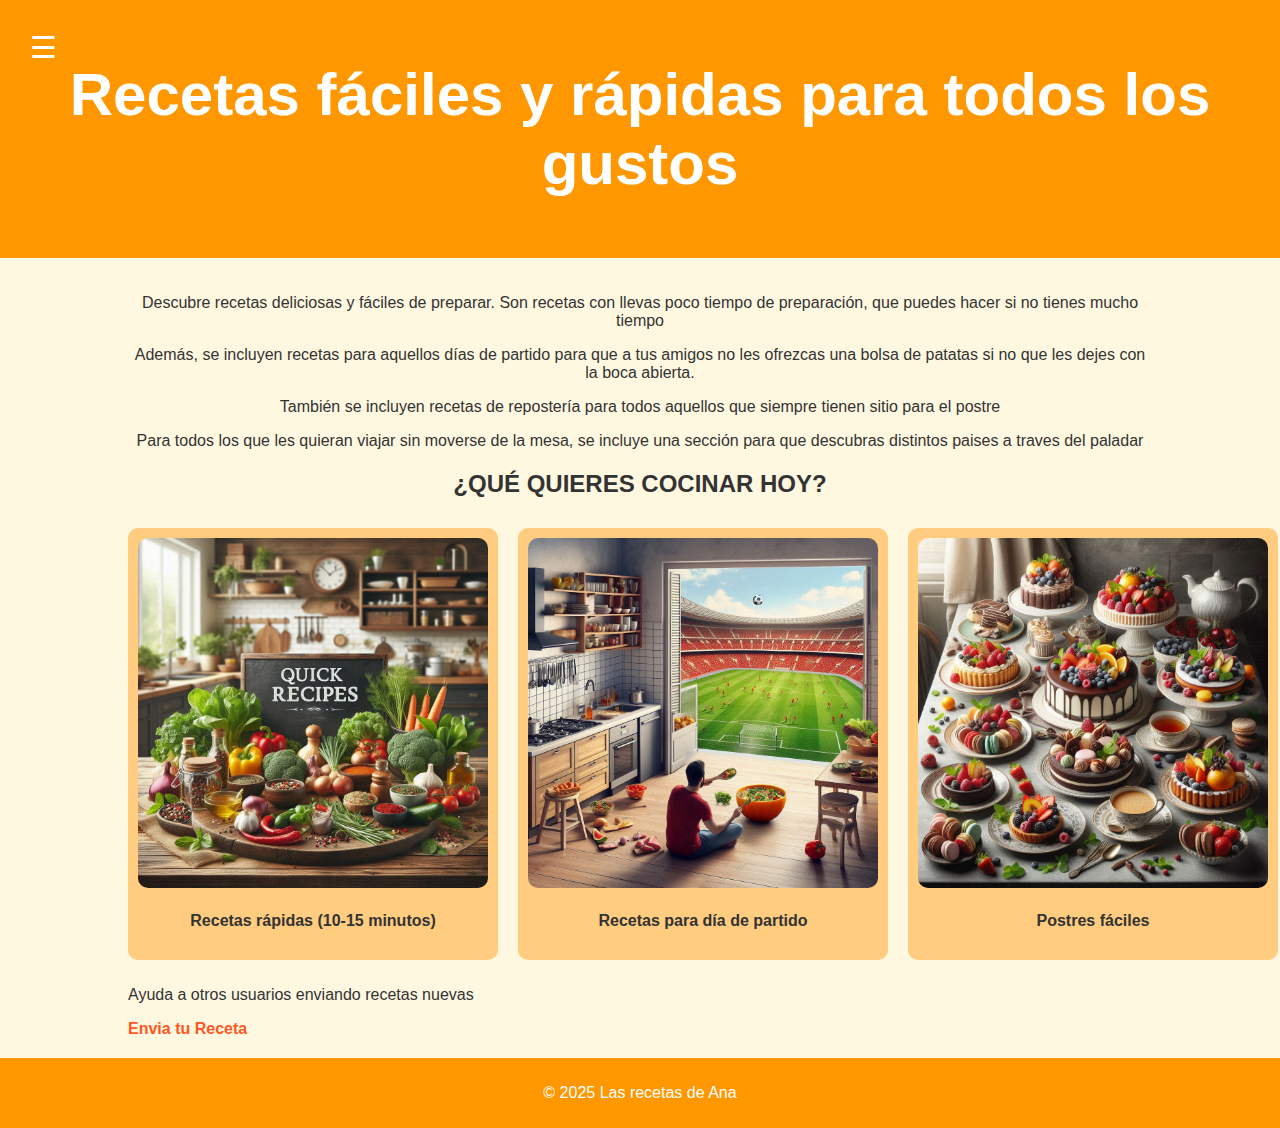
<file: index.html>
<!DOCTYPE html>
<html lang="es">
<head>
    <meta charset="UTF-8">
    <meta name="viewport" content="width=device-width, initial-scale=1.0">
    <title>Recetas fáciles y rápidas</title>
    <link rel="stylesheet" href="style.css">
</head>
<body>

    <header>
        <h1>Recetas fáciles y rápidas para todos los gustos</h1>
        <label for="btn-menu" class="menu-icon">&#9776;</label>
    </header>
    
    <input type="checkbox" id="btn-menu" class="menu-toggle">
    <div class="menu_contenedor">
        <div class="menu_cont">
            <nav>
                <a href="index.html">Inicio</a></li>
                <a href="recetas_rapidas.html">Recetas Rápidas</a></li>
                <a href="recetas_partido.html">Recetas para Día de Partido</a></li>
                <a href="postres.html">Postres Fáciles</a></li>
                <a href="recetas_internacionales.html">Recetas Internacionales</a></li>
                <a href="enviar_receta.html">Enviar Receta</a></li>
            </nav>
            <label for="btn-menu" class="icon-equis">&times;</label>
        </div>
    </div>


    <main id="inicio">
        <section id="bienvenida">
            <p>Descubre recetas deliciosas y fáciles de preparar. Son recetas con llevas poco tiempo de preparación, que puedes hacer si no tienes mucho tiempo</p>
            <p>Además, se incluyen recetas para aquellos días de partido para que a tus amigos no les ofrezcas una bolsa de patatas si no que les dejes con la boca abierta.</p>
            <p>También se incluyen recetas de repostería para todos aquellos que siempre tienen sitio para el postre</p>
            <p>Para todos los que les quieran viajar sin moverse de la mesa, se incluye una sección para que descubras distintos paises a traves del paladar </p>   
        </section>

        <section id="categorias">
            <h2 id="titulo">¿QUÉ QUIERES COCINAR HOY?</h2>
            <ul class="cat_contenedor">
                <div class="cat">
                    <a href="recetas_rapidas.html">
                    <img src="imagenes/rapidas.jpg" alt="recetas_rapidas" class="img">
                    <li>Recetas rápidas (10-15 minutos)</a></li>
                </div>
                <div class="cat">
                    <a href="recetas_partido.html">
                    <img src="imagenes/partido.jpg" alt="recetas_partido" class="img">
                    <li>Recetas para día de partido</a></li>
                    
                </div>
                <div class="cat">
                    <a href="postres.html">
                    <img src="imagenes/postres.jpg" alt="postres" class="img">
                    <li>Postres fáciles</a></li>
                    
                </div>
                <div class="cat">
                    <a href="recetas_internacionales.html">
                    <img src="imagenes/internacionales.jpg" alt="recetas_internacionales" class="img">
                    <li>Recetas internacionales</a></li>
                    
                </div>
            </ul>
        </section>

        <section id="inspiracion">
            <p>Ayuda a otros usuarios enviando recetas nuevas</p>
            <a href="enviar_receta.html">Envia tu Receta</a></li>
        </section>
    </main>

    
    <footer>
        <p>&copy; 2025 Las recetas de Ana</p>
    </footer>
</body>
</html>
</file>
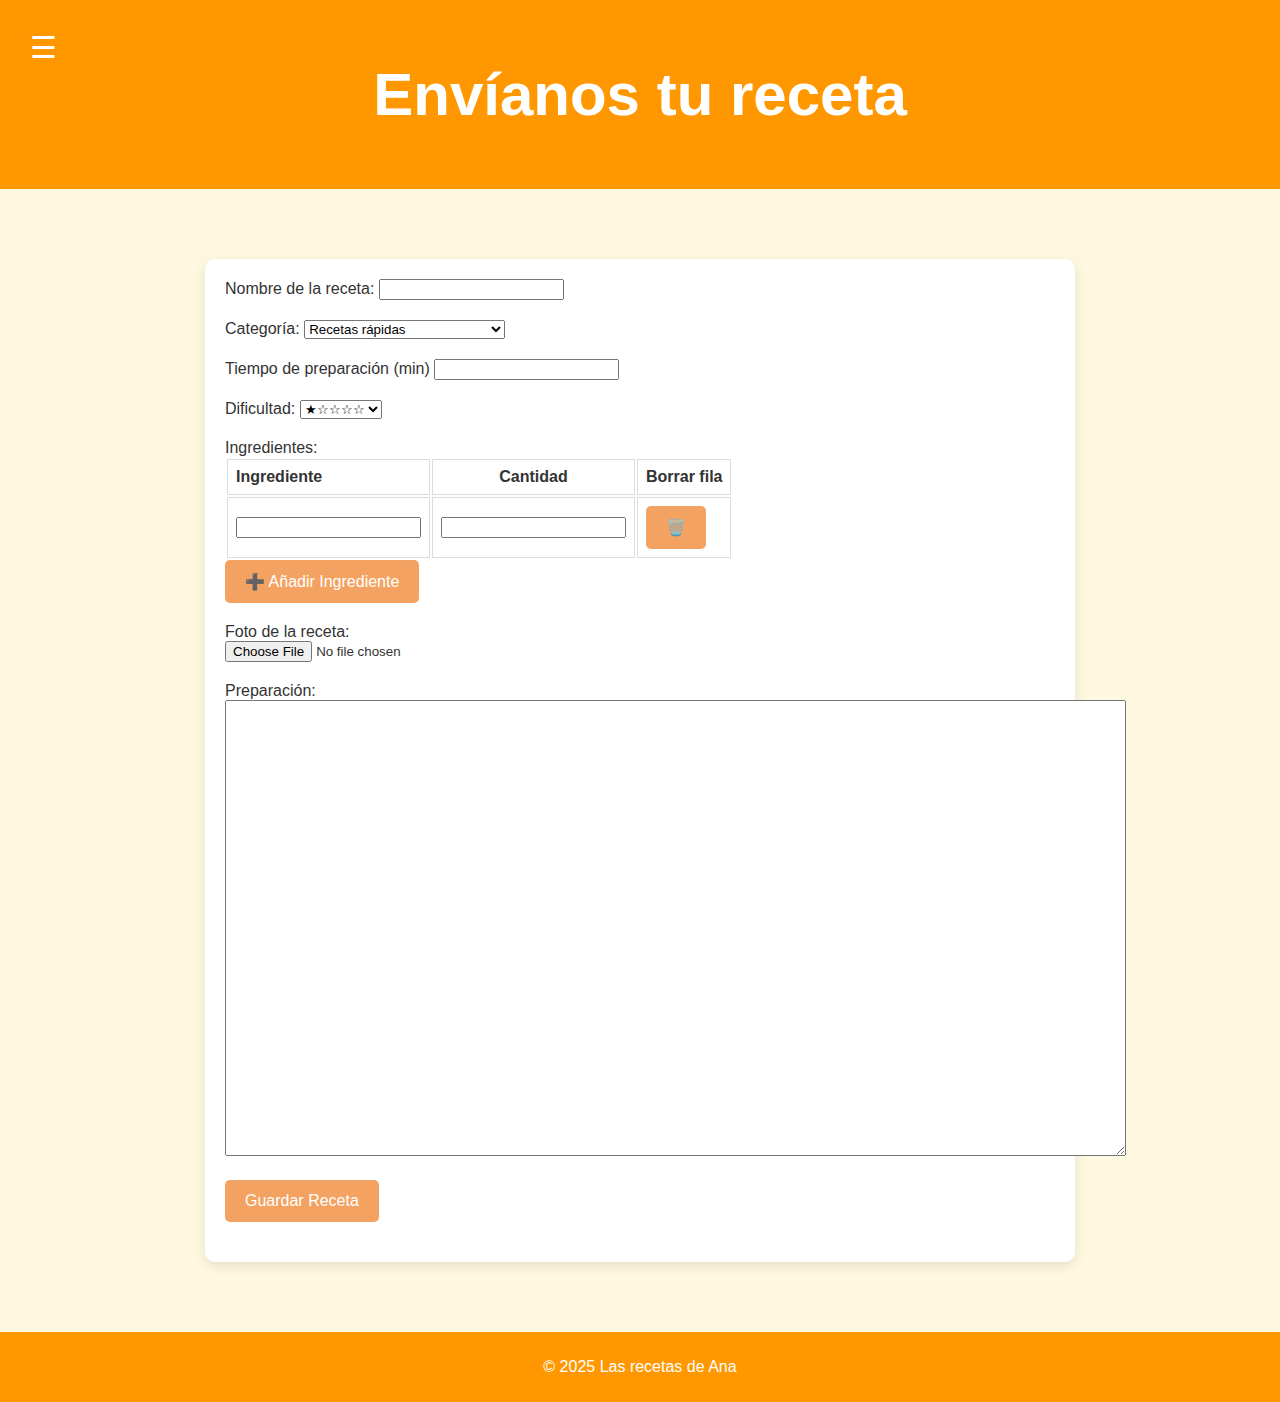
<file: enviar_receta.html>
<!DOCTYPE html>
<html lang="es">
<head>
    <meta charset="UTF-8">
    <meta name="viewport" content="width=device-width, initial-scale=1.0">
    <title>Enviar receta</title>
    <link rel="stylesheet" href="style.css">
    <style>
        th, td {
            padding: 8px;
            text-align: left;
            border: 1px solid #ddd;
        }
        td:nth-child(2), th:nth-child(2) {
            text-align: center;
        }
    </style>
</head>
<body>
    <header>
        <h1>Envíanos tu receta</h1>
        <label for="btn-menu" class="menu-icon">&#9776;</label>
    </header>
    <input type="checkbox" id="btn-menu" class="menu-toggle">
    <div class="menu_contenedor">
        <div class="menu_cont">
            <nav>
                <a href="index.html">Inicio</a></li>
                <a href="recetas_rapidas.html">Recetas Rápidas</a></li>
                <a href="recetas_partido.html">Recetas para Día de Partido</a></li>
                <a href="postres.html">Postres Fáciles</a></li>
                <a href="recetas_internacionales.html">Recetas Internacionales</a></li>
                <a href="enviar_receta.html">Enviar Receta</a></li>
            </nav>
            <label for="btn-menu" class="icon-equis">&times;</label>
        </div>
    </div>
    <main id="inicio">
        <form id="formReceta" onsubmit="guardarReceta(event)" enctype="multipart/form-data">
            <div class="fila">
                <label for="nombre">Nombre de la receta:</label>
                <input type="text" id="nombre" name="nombre" required>
            </div>

            <div class="fila">
                <label for="categoria">Categoría:</label>
                <select id="categoria" name="categoria" required>
                    <option value="rapidas">Recetas rápidas</option>
                    <option value="partido">Recetas para el día de partido</option>
                    <option value="postres">Postres fáciles</option>
                    <option value="internacionales">Recetas internacionales</option>
                </select>
            </div>

            <div class="fila">
                <label for="tiempo">Tiempo de preparación (min)</label>
                <input type="text" id="tiempo" name="tiempo" required>
            </div>
            
            <div class="fila">
                <label for="dificultad">Dificultad:</label>
                <select id="dificultad" name="dificultad">
                    <option value="1">★☆☆☆☆</option>
                    <option value="2">★★☆☆☆</option>
                    <option value="3">★★★☆☆</option>
                    <option value="4">★★★★☆</option>
                    <option value="5">★★★★★</option>
                </select><br>
            </div>

            <div class="fila">
                <label>Ingredientes:</label>
                <table id="tablaIngredientes">
                    <thead>
                        <tr>
                            <th>Ingrediente</th>
                            <th>Cantidad</th>
                            <th>Borrar fila</th>
                        </tr>
                    </thead>
                    <tbody>
                        <tr>
                            <td><input type="text" name="ingredientes[]" required></td>
                            <td><input type="text" name="cantidades[]" required></td>
                            <td><button type="button" onclick="eliminarFila(this)">🗑️</button></td>
                        </tr>
                    </tbody>
                </table>
                <button type="button" onclick="agregarFila()">➕ Añadir Ingrediente</button><br>
            </div>

            <div class="fila">
                <label for="imagen">Foto de la receta:</label><br>
                <input type="file" id="imagen" name="imagen" accept="image/*"><br>
            </div>
            <div class="fila">
                <label for="preparacion">Preparación:</label><br>
                <textarea id="preparacion" name="preparacion" rows="30" cols="110"required></textarea><br>
            </div>

            <div class="fila">
                <button type="submit">Guardar Receta</button>
            </div>
        </form>
    </main>
    <footer>
        <p>&copy; 2025 Las recetas de Ana</p>
    </footer>
    <script src="script.js"></script>
        
</body>
</html>
</file>
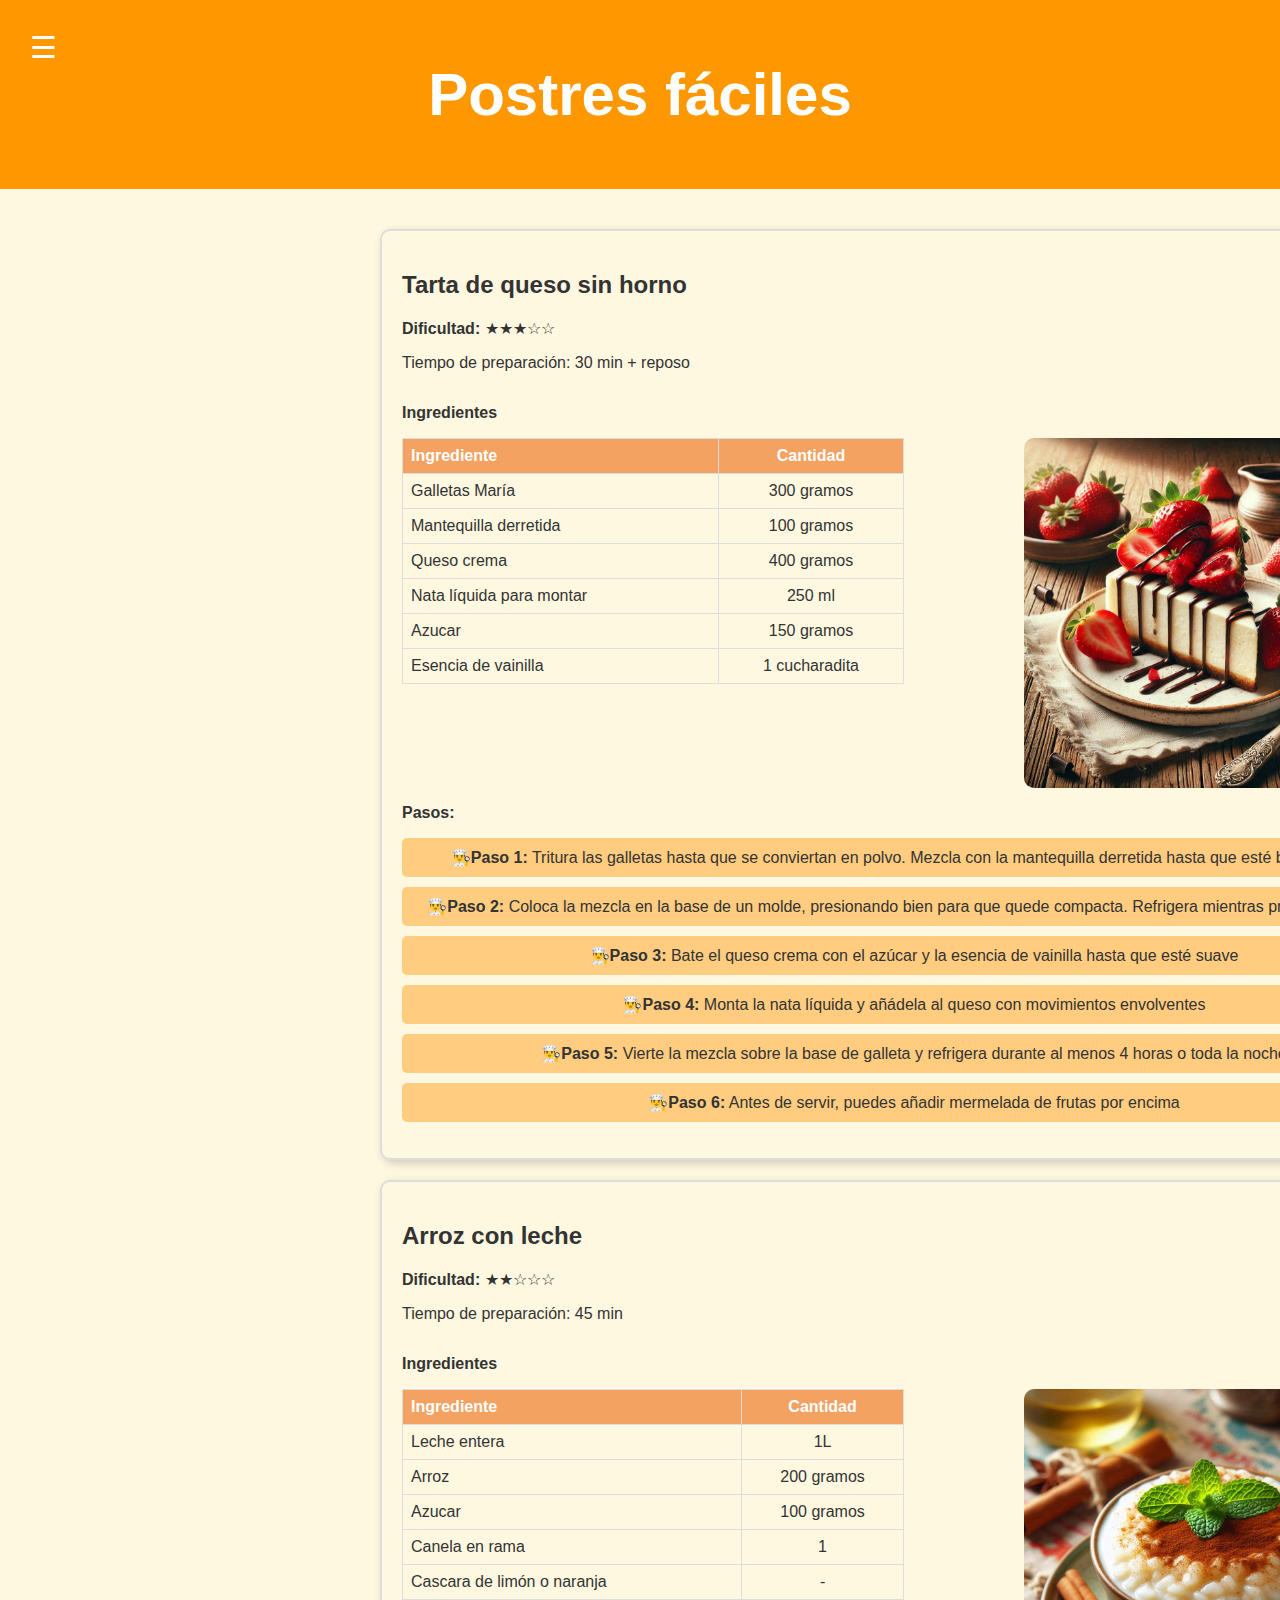
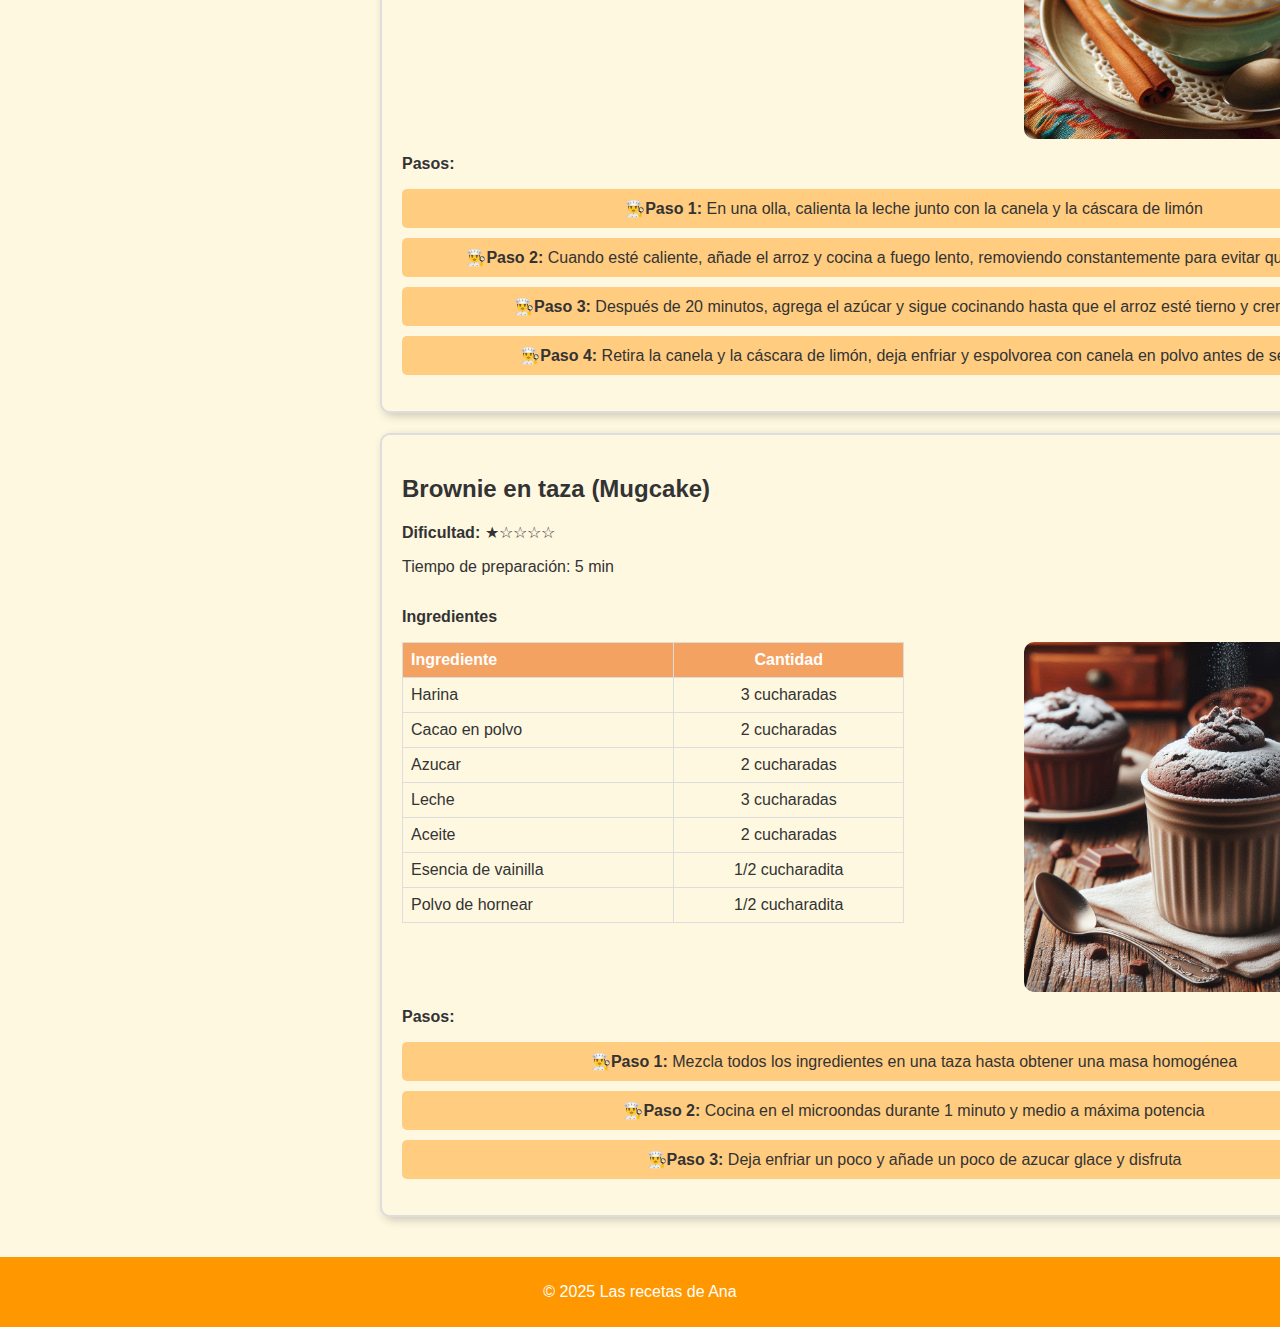
<file: postres.html>
<!DOCTYPE html>
<html lang="es">
<head>
    <meta charset="UTF-8">
    <meta name="viewport" content="width=device-width, initial-scale=1.0">
    <title>Postres fáciles</title>
    <link rel="stylesheet" href="style.css">
    <style>
        th, td {
            padding: 8px;
            text-align: left;
            border: 1px solid #ddd;
        }
        td:nth-child(2), th:nth-child(2) {
            text-align: center;
        }
    </style>
</head>
<body>
    <header>
        <h1>Postres fáciles</h1>
        <label for="btn-menu" class="menu-icon">&#9776;</label>
    </header>
    <input type="checkbox" id="btn-menu" class="menu-toggle">
    <div class="menu_contenedor">
        <div class="menu_cont">
            <nav>
                <a href="index.html">Inicio</a></li>
                <a href="recetas_rapidas.html">Recetas Rápidas</a></li>
                <a href="recetas_partido.html">Recetas para Día de Partido</a></li>
                <a href="postres.html">Postres Fáciles</a></li>
                <a href="recetas_internacionales.html">Recetas Internacionales</a></li>
                <a href="enviar_receta.html">Enviar Receta</a></li>
            </nav>
            <label for="btn-menu" class="icon-equis">&times;</label>
        </div>
    </div>

    <main>
        <section id="receta">
            <h2>Tarta de queso sin horno</h2>
            <p><strong>Dificultad:</strong> ★★★☆☆</p>
            <p>Tiempo de preparación: 30 min + reposo</p>
            <div class="receta_contenedor">
                <div class="tabla">
                    <p><strong>Ingredientes</strong></p>
                    <table>
                        <tr>
                            <th>Ingrediente</th>
                            <th>Cantidad</th>
                        </tr>
                        <tr>
                            <td>Galletas María</td>
                            <td>300 gramos</td>
                        </tr>
                        <tr>
                            <td>Mantequilla derretida</td>
                            <td>100 gramos</td>
                        </tr>
                        <tr>
                            <td>Queso crema</td>
                            <td>400 gramos</td>
                        </tr>
                        <tr>
                            <td>Nata líquida para montar</td>
                            <td>250 ml</td>
                        </tr>
                        <tr>
                            <td>Azucar</td>
                            <td>150 gramos</td>
                        </tr>
                        <tr>
                            <td>Esencia de vainilla</td>
                            <td>1 cucharadita</td>
                        </tr>
                    </table>
                </div>
                <img src="imagenes/tarta.jpg" alt="Queso" class="imagen">
            </div>
            <p><strong>Pasos:</strong></p>
            <ul style="list-style-type: none;">
                <li>👨‍🍳<strong>Paso 1:</strong> Tritura las galletas hasta que se conviertan en polvo. Mezcla con la mantequilla derretida hasta que esté bien integrado</li>
                <li>👨‍🍳<strong>Paso 2:</strong> Coloca la mezcla en la base de un molde, presionando bien para que quede compacta. Refrigera mientras preparas el relleno</li>
                <li>👨‍🍳<strong>Paso 3:</strong> Bate el queso crema con el azúcar y la esencia de vainilla hasta que esté suave</li>
                <li>👨‍🍳<strong>Paso 4:</strong> Monta la nata líquida y añádela al queso con movimientos envolventes</li>
                <li>👨‍🍳<strong>Paso 5:</strong> Vierte la mezcla sobre la base de galleta y refrigera durante al menos 4 horas o toda la noche</li>
                <li>👨‍🍳<strong>Paso 6:</strong> Antes de servir, puedes añadir mermelada de frutas por encima</li>
            </ul>

        </section>

        <section id="receta">
            <h2>Arroz con leche</h2>
            <p><strong>Dificultad:</strong> ★★☆☆☆</p>
            <p>Tiempo de preparación: 45 min</p>
            <div class="receta_contenedor">
                <div class="tabla">
                    <p><strong>Ingredientes</strong></p>
                    <table>
                        <tr>
                            <th>Ingrediente</th>
                            <th>Cantidad</th>
                        </tr>
                        <tr>
                            <td>Leche entera</td>
                            <td>1L</td>
                        </tr>
                        <tr>
                            <td>Arroz</td>
                            <td>200 gramos</td>
                        </tr>
                        <tr>
                            <td>Azucar</td>
                            <td>100 gramos</td>
                        </tr>
                        <tr>
                            <td>Canela en rama</td>
                            <td>1</td>
                        </tr>
                        <tr>
                            <td>Cascara de limón o naranja</td>
                            <td>-</td>
                        </tr>
                    </table>
                </div>
                <img src="imagenes/arrozconleche.jpg" alt="Arroz con leche" class="imagen">
            </div>
            <p><strong>Pasos:</strong></p>
            <ul style="list-style-type: none;">
                <li>👨‍🍳<strong>Paso 1:</strong> En una olla, calienta la leche junto con la canela y la cáscara de limón</li>
                <li>👨‍🍳<strong>Paso 2:</strong> Cuando esté caliente, añade el arroz y cocina a fuego lento, removiendo constantemente para evitar que se pegue</li>
                <li>👨‍🍳<strong>Paso 3:</strong> Después de 20 minutos, agrega el azúcar y sigue cocinando hasta que el arroz esté tierno y cremoso</li>
                <li>👨‍🍳<strong>Paso 4:</strong> Retira la canela y la cáscara de limón, deja enfriar y espolvorea con canela en polvo antes de servir</li>
            </ul>

        </section>

        <section id="receta">
            <h2>Brownie en taza (Mugcake)</h2>
            <p><strong>Dificultad:</strong> ★☆☆☆☆</p>
            <p>Tiempo de preparación: 5 min</p>
            <div class="receta_contenedor">
                <div class="tabla">
                    <p><strong>Ingredientes</strong></p>
                    <table>
                        <tr>
                            <th>Ingrediente</th>
                            <th>Cantidad</th>
                        </tr>
                        <tr>
                            <td>Harina</td>
                            <td>3 cucharadas</td>
                        </tr>
                        <tr>
                            <td>Cacao en polvo</td>
                            <td>2 cucharadas</td>
                        </tr>
                        <tr>
                            <td>Azucar</td>
                            <td>2 cucharadas</td>
                        </tr>
                        <tr>
                            <td>Leche</td>
                            <td>3 cucharadas</td>
                        </tr>
                        <tr>
                            <td>Aceite</td>
                            <td>2 cucharadas</td>
                        </tr>
                        <tr>
                            <td>Esencia de vainilla</td>
                            <td>1/2 cucharadita</td>
                        </tr>
                        <tr>
                            <td>Polvo de hornear</td>
                            <td>1/2 cucharadita</td>
                        </tr>
                    </table>
                </div>
                <img src="imagenes/mugcake.jpg" alt="Mugcake" class="imagen">
            </div>
            <p><strong>Pasos:</strong></p>
            <ul style="list-style-type: none;">
                <li>👨‍🍳<strong>Paso 1:</strong> Mezcla todos los ingredientes en una taza hasta obtener una masa homogénea</li>
                <li>👨‍🍳<strong>Paso 2:</strong> Cocina en el microondas durante 1 minuto y medio a máxima potencia</li>
                <li>👨‍🍳<strong>Paso 3:</strong> Deja enfriar un poco y añade un poco de azucar glace y disfruta</li>
            </ul>

        </section>
    </main>
    <footer>
        <p>&copy; 2025 Las recetas de Ana</p>
    </footer>
</body>
</html>
</file>
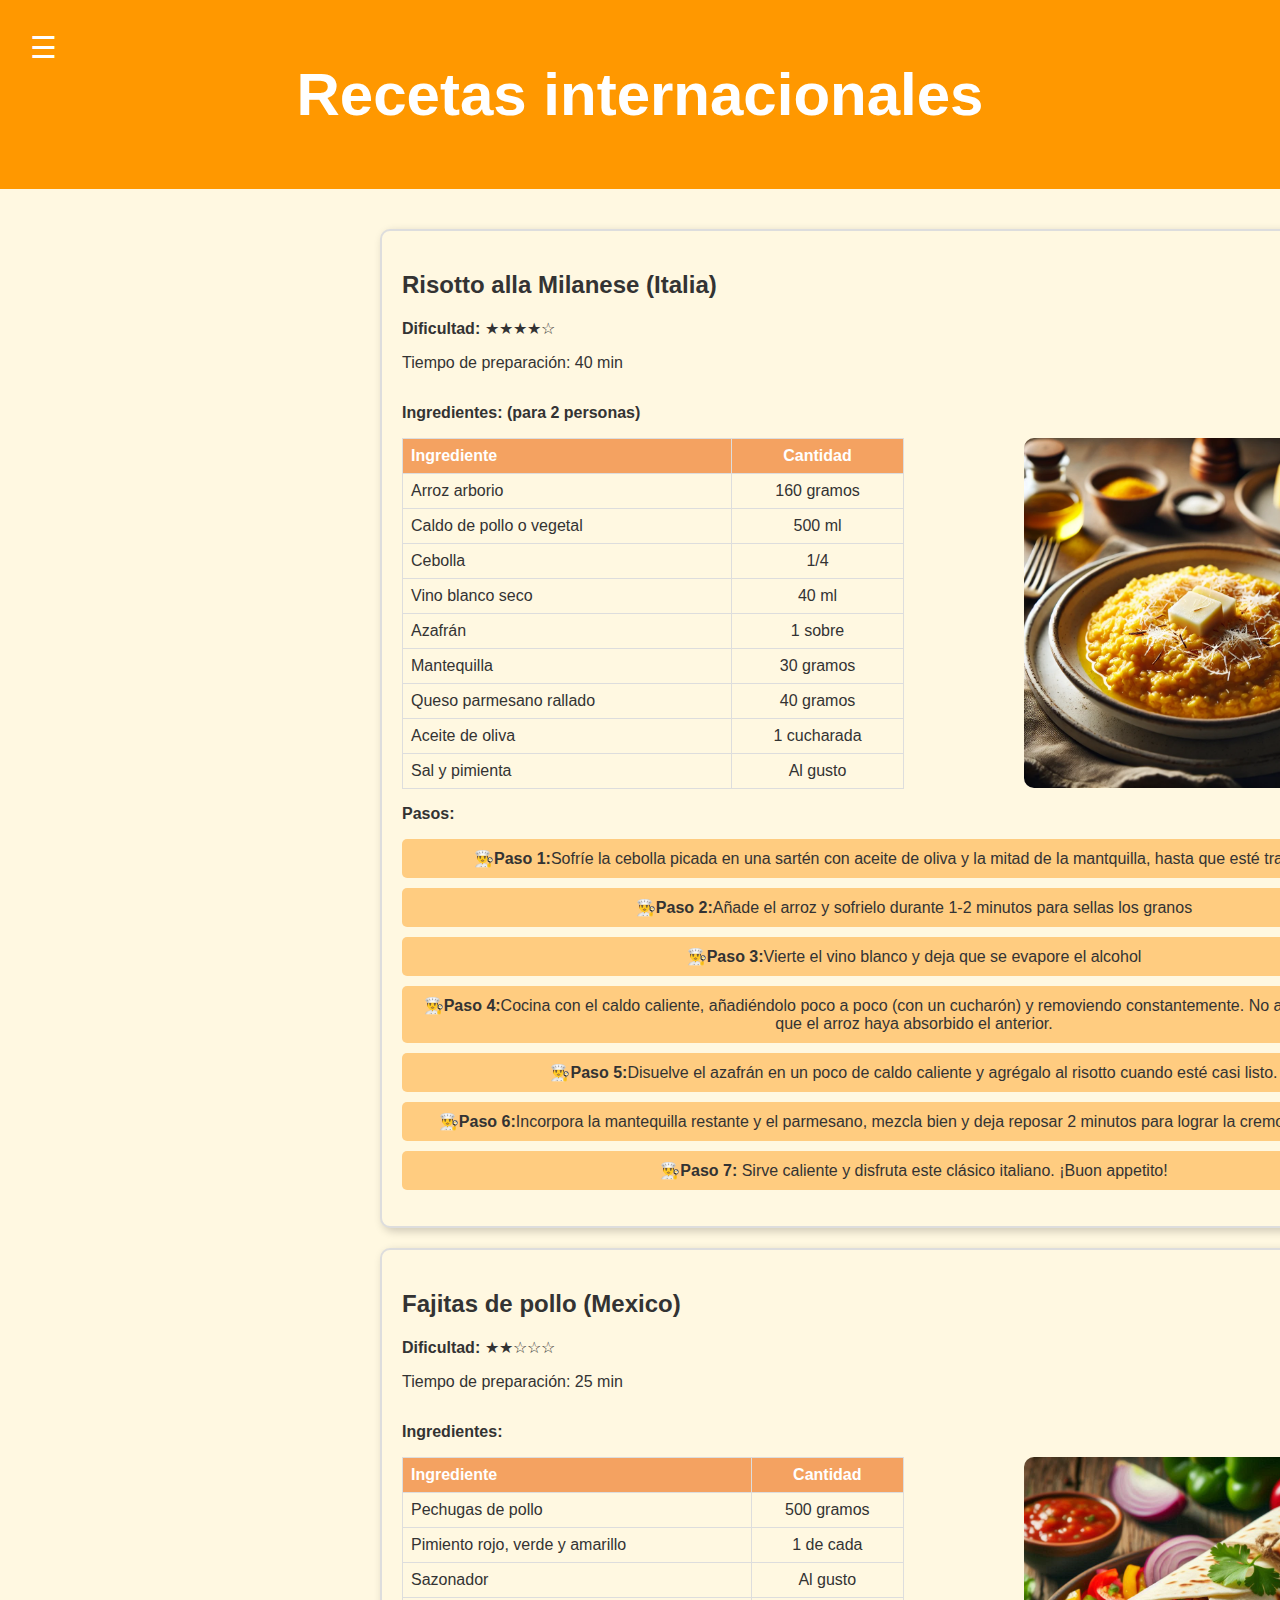
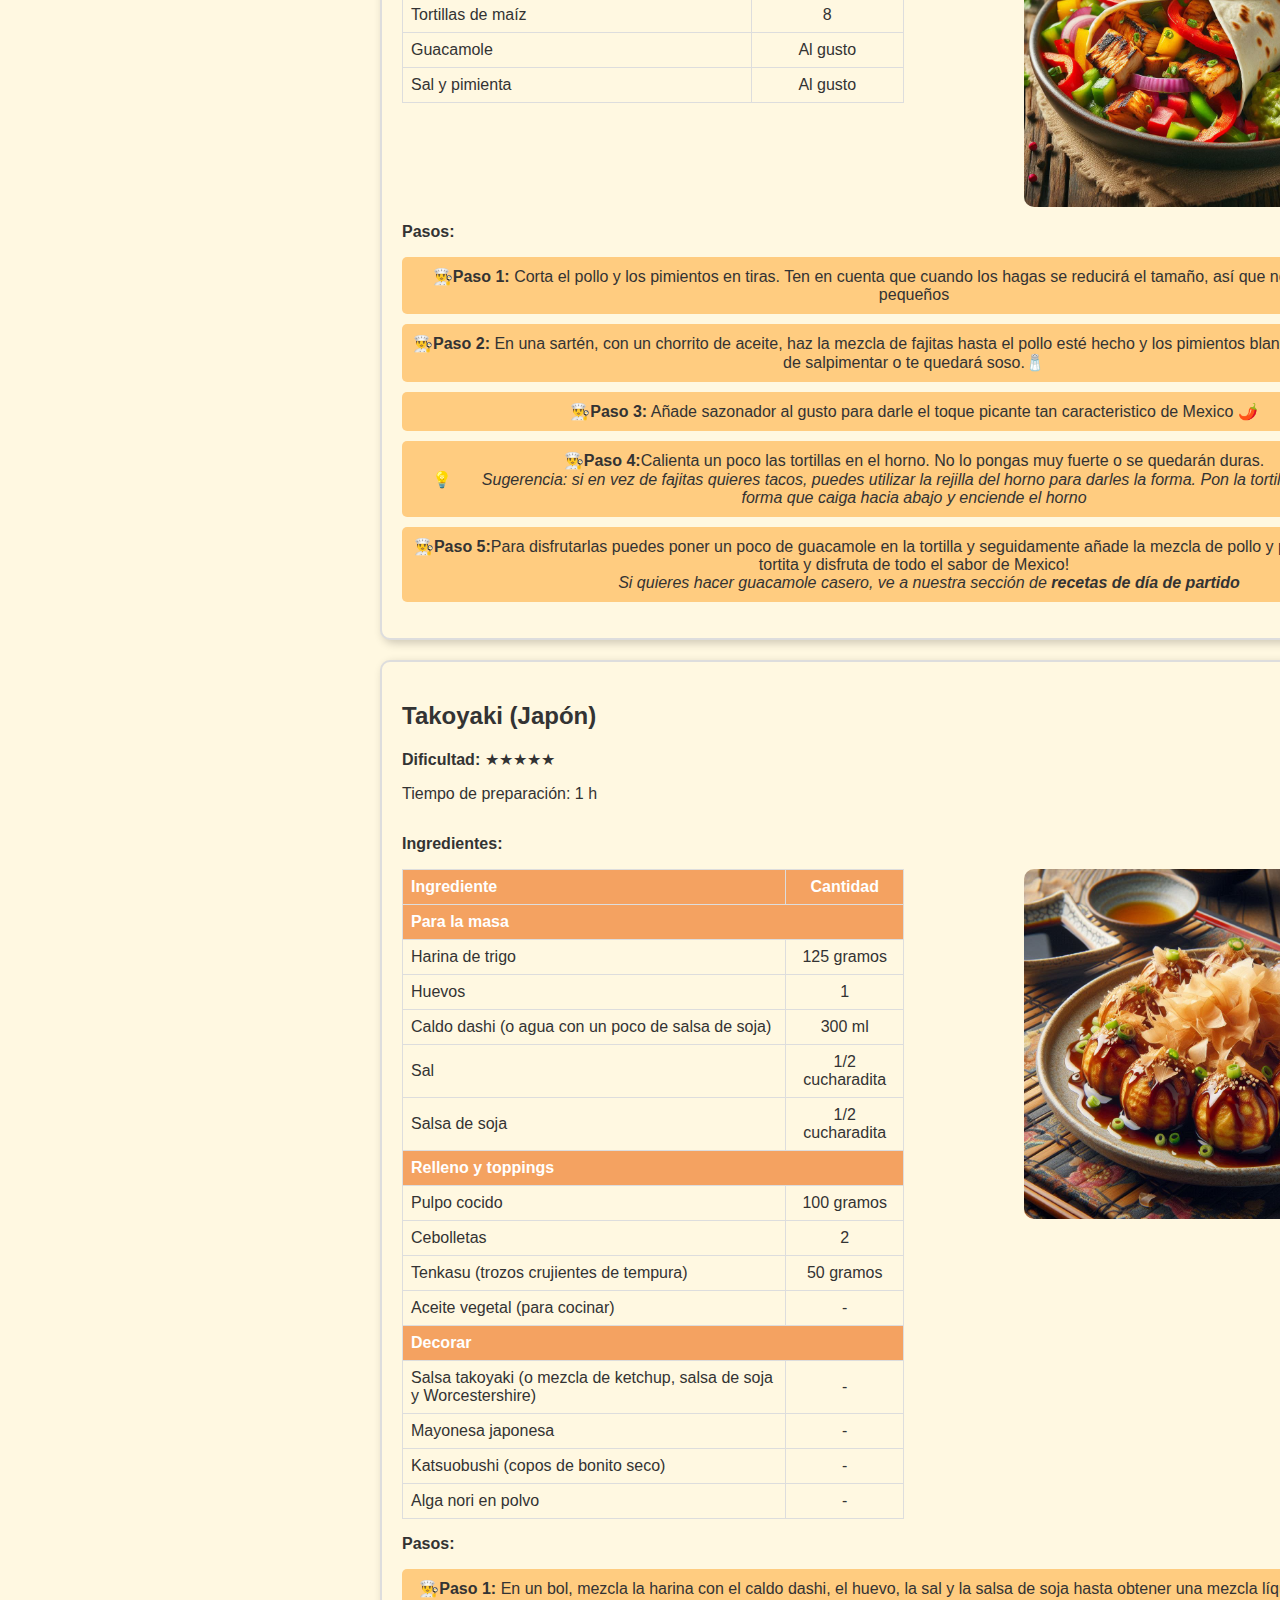
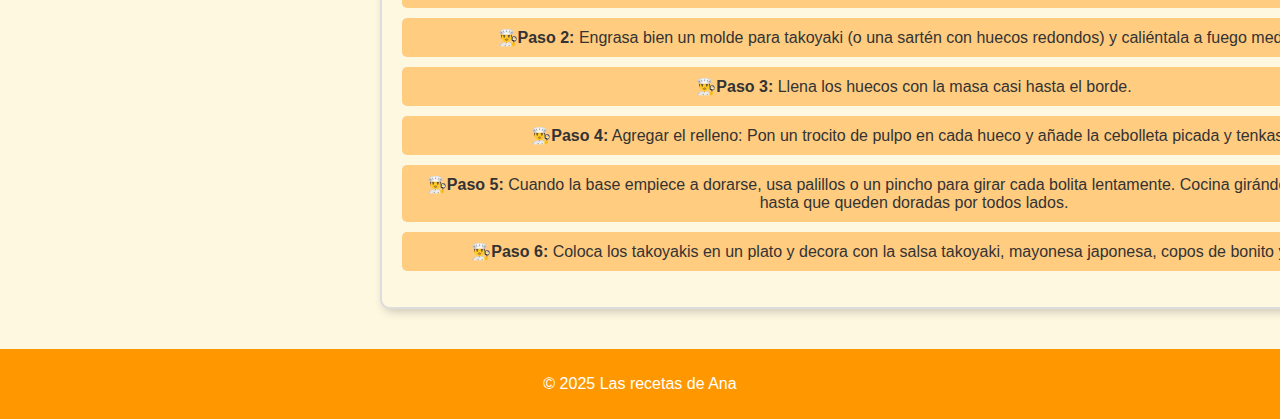
<file: recetas_internacionales.html>
<!DOCTYPE html>
<html lang="es">
<head>
    <meta charset="UTF-8">
    <meta name="viewport" content="width=device-width, initial-scale=1.0">
    <title>Recetas Internacionales</title>
    <link rel="stylesheet" href="style.css">
    <style>
        th, td {
            padding: 8px;
            text-align: left;
            border: 1px solid #ddd;
        }
        td:nth-child(2), th:nth-child(2) {
            text-align: center;
        }
    </style>
</head>
<body>
    <header>
        <h1>Recetas internacionales</h1>
        <label for="btn-menu" class="menu-icon">&#9776;</label>
    </header>
    <input type="checkbox" id="btn-menu" class="menu-toggle">
    <div class="menu_contenedor">
        <div class="menu_cont">
            <nav>
                <a href="index.html">Inicio</a></li>
                <a href="recetas_rapidas.html">Recetas Rápidas</a></li>
                <a href="recetas_partido.html">Recetas para Día de Partido</a></li>
                <a href="postres.html">Postres Fáciles</a></li>
                <a href="recetas_internacionales.html">Recetas Internacionales</a></li>
                <a href="enviar_receta.html">Enviar Receta</a></li>
            </nav>
            <label for="btn-menu" class="icon-equis">&times;</label>
        </div>
    </div>

    <main>
        <section id="receta">
            <h2>Risotto alla Milanese (Italia)</h2>
            <p><strong>Dificultad:</strong> ★★★★☆</p>
            <p>Tiempo de preparación: 40 min</p>
            <div class="receta_contenedor">
                <div class="tabla">
                    <p><strong>Ingredientes: (para 2 personas)</strong></p>
                    <table>
                        <tr>
                            <th>Ingrediente</th>
                            <th>Cantidad</th>
                        </tr>
                        <tr>
                            <td>Arroz arborio</td>
                            <td>160 gramos</td>
                        </tr>
                        <tr>
                            <td>Caldo de pollo o vegetal</td>
                            <td>500 ml</td>
                        </tr>
                        <tr>
                            <td>Cebolla</td>
                            <td>1/4</td>
                        </tr>
                        <tr>
                            <td>Vino blanco seco</td>
                            <td>40 ml</td>
                        </tr>
                        <tr>
                            <td>Azafrán</td>
                            <td>1 sobre</td>
                        </tr>
                        <tr>
                            <td>Mantequilla</td>
                            <td>30 gramos</td>
                        </tr>
                        <tr>
                            <td>Queso parmesano rallado</td>
                            <td>40 gramos</td>
                        </tr>
                        <tr>
                            <td>Aceite de oliva</td>
                            <td>1 cucharada</td>
                        </tr>
                        <tr>
                            <td>Sal y pimienta</td>
                            <td>Al gusto</td>
                        </tr>
                    </table>
                </div>
                <img src="imagenes/risotto.jpg" alt="Risotto" class="imagen">
            </div>
            <p><strong>Pasos:</strong></p>
            <ul style="list-style-type: none;">
                <li>👨‍🍳<strong>Paso 1:</strong>Sofríe la cebolla picada en una sartén con aceite de oliva y la mitad de la mantquilla, hasta que esté transparente </li>
                <li>👨‍🍳<strong>Paso 2:</strong>Añade el arroz y sofrielo durante 1-2 minutos para sellas los granos</li>
                <li>👨‍🍳<strong>Paso 3:</strong>Vierte el vino blanco y deja que se evapore el alcohol</li>
                <li>👨‍🍳<strong>Paso 4:</strong>Cocina con el caldo caliente, añadiéndolo poco a poco (con un cucharón) y removiendo constantemente. No añadas más hasta que el arroz haya absorbido el anterior.</li>
                <li>👨‍🍳<strong>Paso 5:</strong>Disuelve el azafrán en un poco de caldo caliente y agrégalo al risotto cuando esté casi listo.</li>
                <li>👨‍🍳<strong>Paso 6:</strong>Incorpora la mantequilla restante y el parmesano, mezcla bien y deja reposar 2 minutos para lograr la cremosidad perfecta.</li>
                <li>👨‍🍳<strong>Paso 7:</strong> Sirve caliente y disfruta este clásico italiano. ¡Buon appetito!</li>

            </ul>
        </section>

        <section id="receta">
            <h2>Fajitas de pollo (Mexico)</h2>
            <p><strong>Dificultad:</strong> ★★☆☆☆</p>
            <p>Tiempo de preparación: 25 min</p>
            <div class="receta_contenedor">
                <div class="tabla">
                    <p><strong>Ingredientes:</strong></p>
                    <table>
                        <tr>
                            <th>Ingrediente</th>
                            <th>Cantidad</th>
                        </tr>
                        <tr>
                            <td>Pechugas de pollo</td>
                            <td>500 gramos</td>
                        </tr>
                        <tr>
                            <td>Pimiento rojo, verde y amarillo</td>
                            <td>1 de cada</td>
                        </tr>
                        <tr>
                            <td>Sazonador</td>
                            <td>Al gusto</td>
                        </tr>
                        <tr>
                            <td>Tortillas de maíz</td>
                            <td>8</td>
                        </tr>
                        <tr>
                            <td>Guacamole</td>
                            <td>Al gusto</td>
                        </tr>
                        <tr>
                            <td>Sal y pimienta</td>
                            <td>Al gusto</td>
                        </tr>
                    </table>
                </div>
                <img src="imagenes/fajita.jpg" alt="Fajitas" class="imagen">
            </div>
            
            <p><strong>Pasos:</strong></p>
            <ul style="list-style-type: none;">
                <li>👨‍🍳<strong>Paso 1:</strong> Corta el pollo y los pimientos en tiras. Ten en cuenta que cuando los hagas se reducirá el tamaño, así que no los cortes muy pequeños</li>
                <li>👨‍🍳<strong>Paso 2:</strong> En una sartén, con un chorrito de aceite, haz la mezcla de fajitas hasta el pollo esté hecho y los pimientos blanditos. No te olvides de salpimentar o te quedará soso.🧂 </li>
                <li>👨‍🍳<strong>Paso 3:</strong> Añade sazonador al gusto para darle el toque picante tan caracteristico de Mexico 🌶️ </li>
                <li>👨‍🍳<strong>Paso 4:</strong>Calienta un poco las tortillas en el horno. No lo pongas muy fuerte o se quedarán duras.
                <br>💡<em style="padding-left: 30px;">Sugerencia: si en vez de fajitas quieres tacos, puedes utilizar la rejilla del horno para darles la forma. Pon la tortilla en la rejilla de forma que caiga hacia abajo y enciende el horno</em></li>
                <li>👨‍🍳<strong>Paso 5:</strong>Para disfrutarlas puedes poner un poco de guacamole en la tortilla y seguidamente añade la mezcla de pollo y pimientos. Dobla la tortita y disfruta de todo el sabor de Mexico!
                    <br><em style="padding-left: 30px;">Si quieres hacer guacamole casero, ve a nuestra sección de <a href="recetas_partido.html">recetas de día de partido</a></em></li>

            </ul>
        </section>

        <section id="receta">
            <h2>Takoyaki (Japón)</h2>
            <p><strong>Dificultad:</strong> ★★★★★</p>
            <p>Tiempo de preparación: 1 h</p>
            <div class="receta_contenedor">
                <div class="tabla">
                    <p><strong>Ingredientes:</strong></p>
                    <table>
                        <tr>
                            <th>Ingrediente</th>
                            <th>Cantidad</th>
                        </tr>
                        <tr>
                            <th colspan="2">Para la masa</th>
                        </tr>
                        <tr>
                            <td>Harina de trigo</td>
                            <td>125 gramos</td>
                        </tr>
                        <tr>
                            <td>Huevos</td>
                            <td>1</td>
                        </tr>
                        <tr>
                            <td>Caldo dashi (o agua con un poco de salsa de soja)</td>
                            <td>300 ml</td>
                        </tr>
                        <tr>
                            <td>Sal</td>
                            <td>1/2 cucharadita</td>
                        </tr>
                        <tr>
                            <td>Salsa de soja</td>
                            <td>1/2 cucharadita</td>
                        </tr>
                        <tr>
                            <th colspan="2">Relleno y toppings</th>
                        </tr>
                        <tr>
                            <td>Pulpo cocido</td>
                            <td>100 gramos</td>
                        </tr>
                        <tr>
                            <td>Cebolletas</td>
                            <td>2</td>
                        </tr>
                        <tr>
                            <td>Tenkasu (trozos crujientes de tempura)</td>
                            <td>50 gramos</td>
                        </tr>
                        <tr>
                            <td>Aceite vegetal (para cocinar)</td>
                            <td>-</td>
                        </tr>
                        <tr>
                            <th colspan="2">Decorar</th>
                        </tr>
                        <tr>
                            <td>Salsa takoyaki (o mezcla de ketchup, salsa de soja y Worcestershire)</td>
                            <td>-</td>
                        </tr>
                        <tr>
                            <td>Mayonesa japonesa</td>
                            <td>-</td>
                        </tr>
                        <tr>
                            <td>Katsuobushi (copos de bonito seco)</td>
                            <td>-</td>
                        </tr>
                        <tr>
                            <td>Alga nori en polvo</td>
                            <td>-</td>
                        </tr>
                    </table>
                </div>
                <img src="imagenes/takoyaki.jpg" alt="Takoyaki" class="imagen">
            </div>
            <p><strong>Pasos:</strong></p>
            <ul style="list-style-type: none;">
                <li>👨‍🍳<strong>Paso 1:</strong> En un bol, mezcla la harina con el caldo dashi, el huevo, la sal y la salsa de soja hasta obtener una mezcla líquida y sin grumos.</li>
                <li>👨‍🍳<strong>Paso 2:</strong> Engrasa bien un molde para takoyaki (o una sartén con huecos redondos) y caliéntala a fuego medio-alto.</li>
                <li>👨‍🍳<strong>Paso 3:</strong> Llena los huecos con la masa casi hasta el borde.</li>
                <li>👨‍🍳<strong>Paso 4:</strong> Agregar el relleno: Pon un trocito de pulpo en cada hueco y añade la cebolleta picada y tenkasu.</li>
                <li>👨‍🍳<strong>Paso 5:</strong> Cuando la base empiece a dorarse, usa palillos o un pincho para girar cada bolita lentamente. Cocina girándolas varias veces hasta que queden doradas por todos lados.</li>
                <li>👨‍🍳<strong>Paso 6:</strong> Coloca los takoyakis en un plato y decora con la salsa takoyaki, mayonesa japonesa, copos de bonito y alga nori.</li>

            </ul>
        </section>
    </main>

    <footer>
        <p>&copy; 2025 Las recetas de Ana</p>
    </footer>
</body>
</html>
</file>
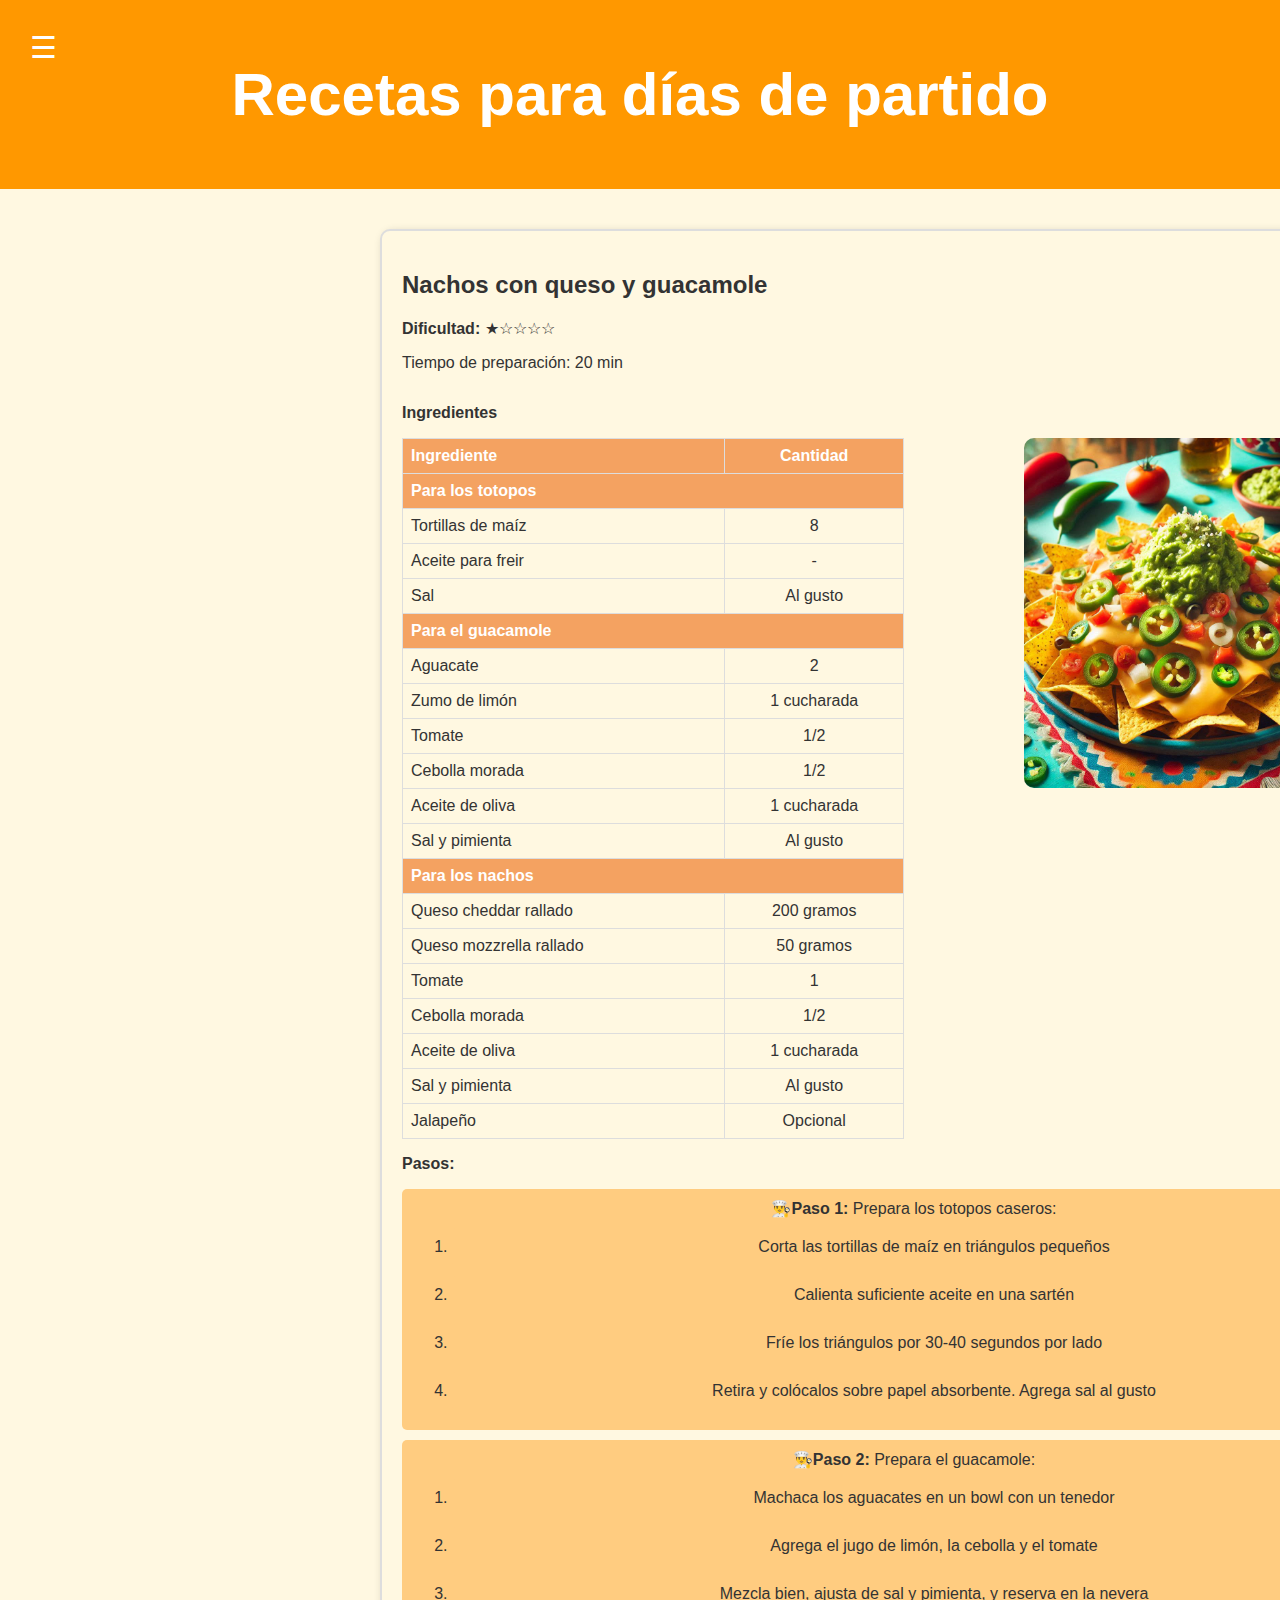
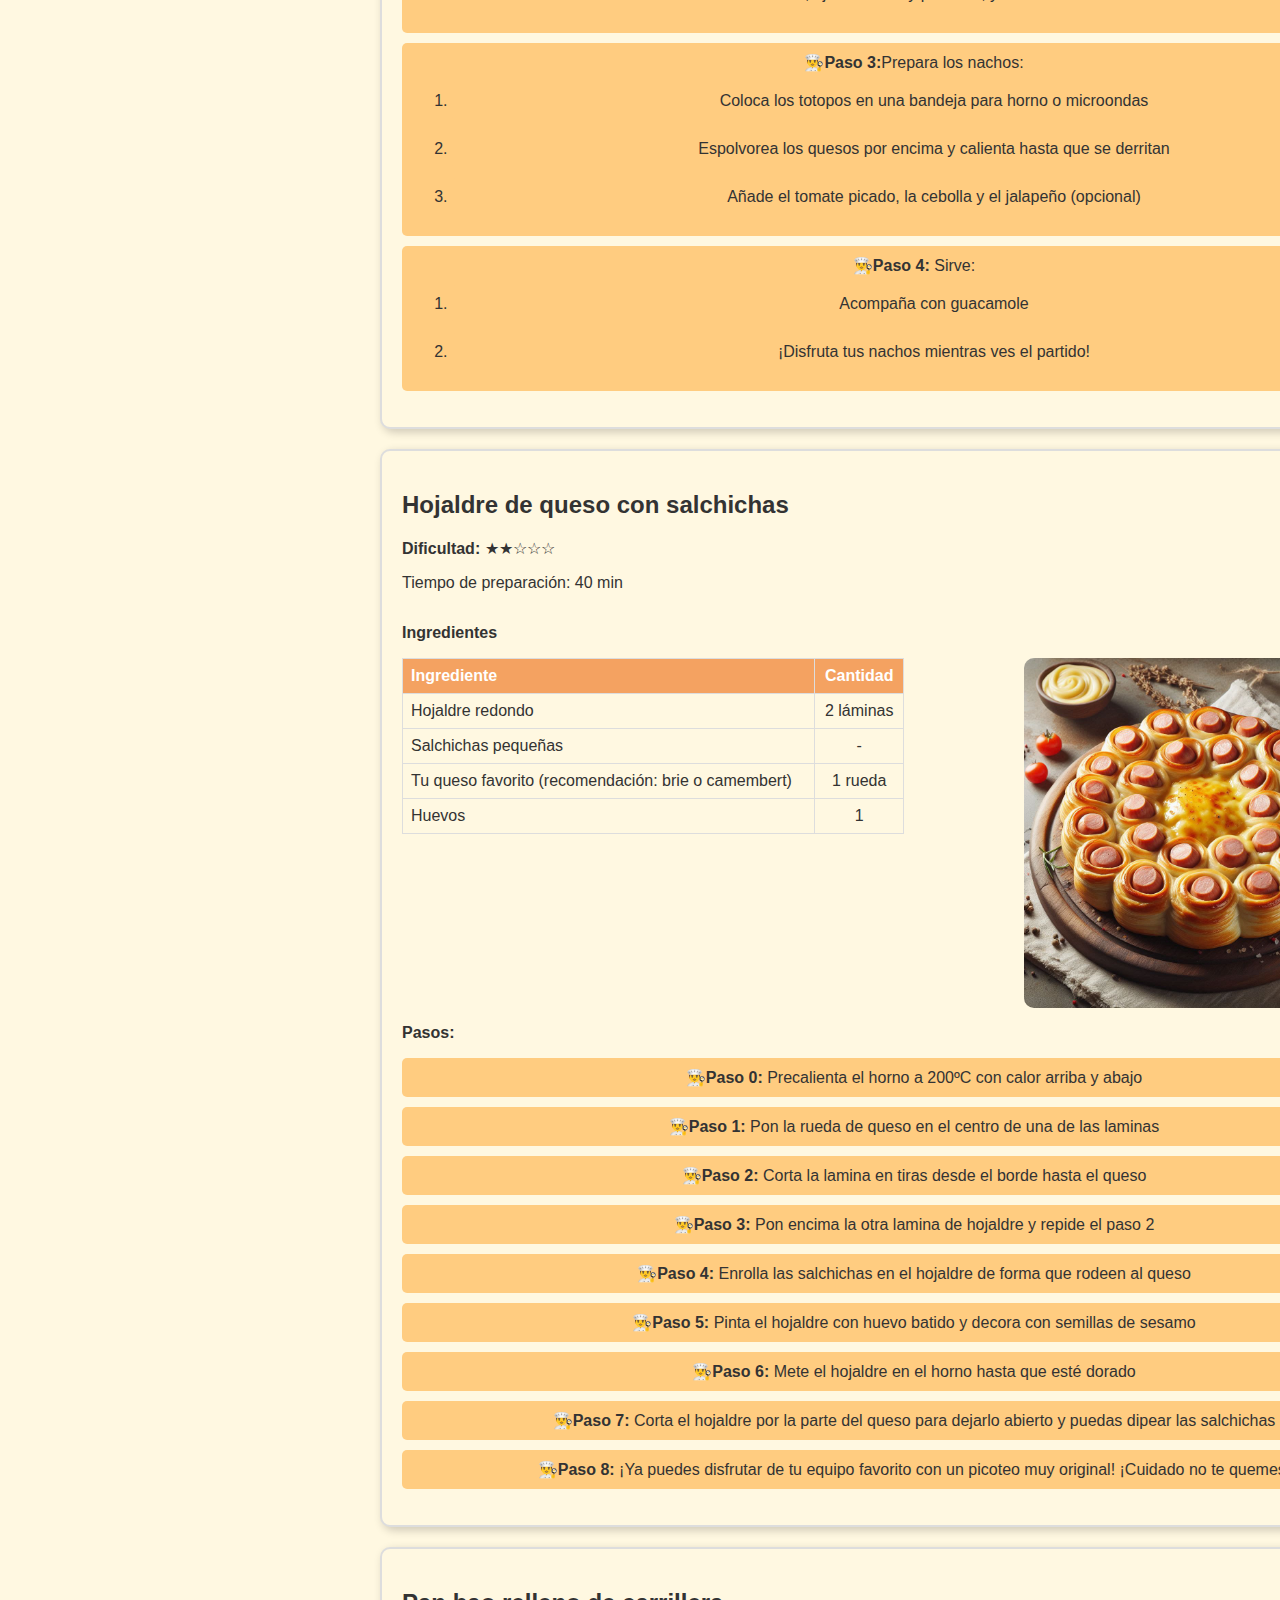
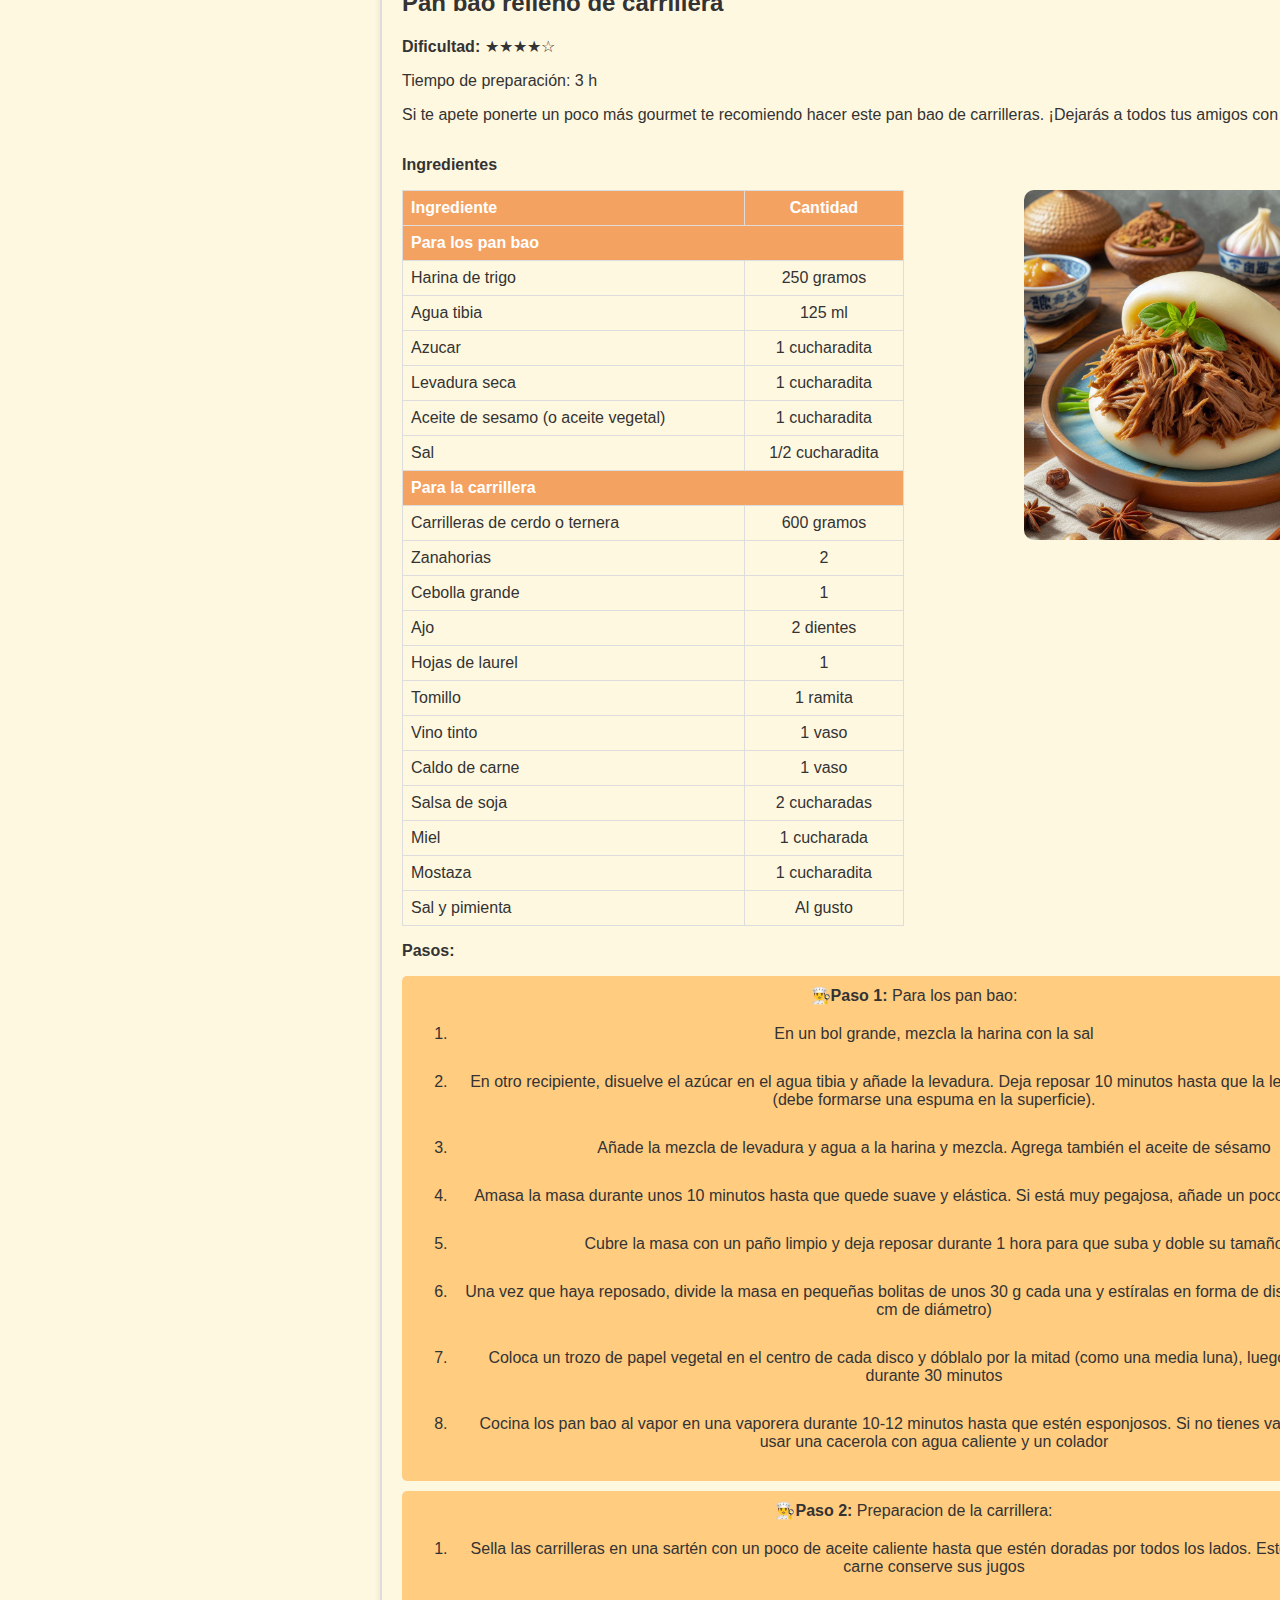
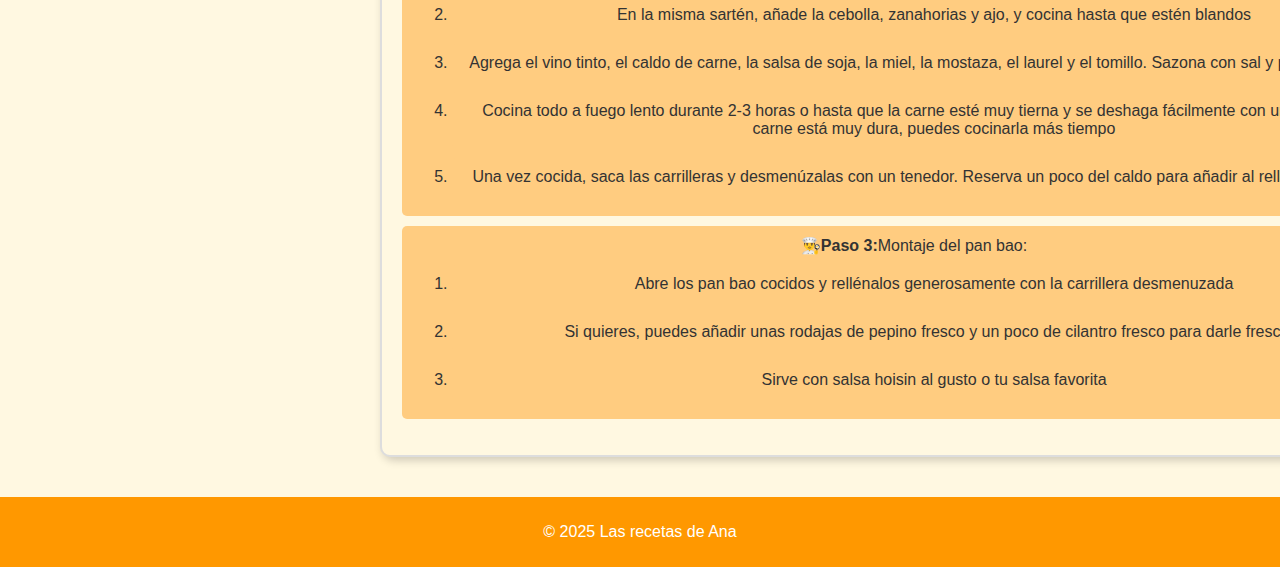
<file: recetas_partido.html>
<!DOCTYPE html>
<html lang="es">
<head>
    <meta charset="UTF-8">
    <meta name="viewport" content="width=device-width, initial-scale=1.0">
    <title>Recetas para días de partido</title>
    <link rel="stylesheet" href="style.css">
    <style>
        th, td {
            padding: 8px;
            text-align: left;
            border: 1px solid #ddd;
        }
        td:nth-child(2), th:nth-child(2) {
            text-align: center;
        }
    </style>
</head>
<body>
    <header>
        <h1>Recetas para días de partido</h1>
        <label for="btn-menu" class="menu-icon">&#9776;</label>
    </header>
    <input type="checkbox" id="btn-menu" class="menu-toggle">
    <div class="menu_contenedor">
        <div class="menu_cont">
            <nav>
                <a href="index.html">Inicio</a></li>
                <a href="recetas_rapidas.html">Recetas Rápidas</a></li>
                <a href="recetas_partido.html">Recetas para Día de Partido</a></li>
                <a href="postres.html">Postres Fáciles</a></li>
                <a href="recetas_internacionales.html">Recetas Internacionales</a></li>
                <a href="enviar_receta.html">Enviar Receta</a></li>
            </nav>
            <label for="btn-menu" class="icon-equis">&times;</label>
        </div>
    </div>
    <main>
        <section id ="receta">
            <h2>Nachos con queso y guacamole</h2>
            <p><strong>Dificultad:</strong> ★☆☆☆☆</p>
            <p>Tiempo de preparación: 20 min</p>
            <div class="receta_contenedor">
                <div class="tabla">
                    <p><strong>Ingredientes</strong></p>
                    <table>
                        <tr>
                            <th>Ingrediente</th>
                            <th>Cantidad</th>
                        </tr>
                        <tr>
                            <th colspan="2">Para los totopos</th>
                        </tr>
                        <tr>
                            <td>Tortillas de maíz</td>
                            <td>8</td>
                        </tr>
                        <tr>
                            <td>Aceite para freir</td>
                            <td>-</td>
                        </tr>
                        <tr>
                            <td>Sal</td>
                            <td>Al gusto</td>
                        </tr>
                        <tr>
                            <th colspan="2">Para el guacamole</th>
                        </tr>
                        <tr>
                            <td>Aguacate</td>
                            <td>2</td>
                        </tr>
                        <tr>
                            <td>Zumo de limón</td>
                            <td>1 cucharada</td>
                        </tr>
                        <tr>
                            <td>Tomate</td>
                            <td>1/2</td>
                        </tr>
                        <tr>
                            <td>Cebolla morada</td>
                            <td>1/2</td>
                        </tr>
                        <tr>
                            <td>Aceite de oliva</td>
                            <td>1 cucharada</td>
                        </tr>
                        <tr>
                            <td>Sal y pimienta</td>
                            <td>Al gusto</td>
                        </tr>
                        <tr>
                            <th colspan="2">Para los nachos</th>
                        </tr>
                        <tr>
                            <td>Queso cheddar rallado</td>
                            <td>200 gramos</td>
                        </tr>
                        <tr>
                            <td>Queso mozzrella rallado</td>
                            <td>50 gramos</td>
                        </tr>
                        <tr>
                            <td>Tomate</td>
                            <td>1</td>
                        </tr>
                        <tr>
                            <td>Cebolla morada</td>
                            <td>1/2</td>
                        </tr>
                        <tr>
                            <td>Aceite de oliva</td>
                            <td>1 cucharada</td>
                        </tr>
                        <tr>
                            <td>Sal y pimienta</td>
                            <td>Al gusto</td>
                        </tr>
                        <tr>
                            <td>Jalapeño</td>
                            <td>Opcional</td>
                        </tr>
                    </table>
                </div>
                <img src="imagenes/nachos.jpg" alt="Nachos" class="imagen">
            </div>
            <p><strong>Pasos:</strong></p>
            <ul style="list-style-type: none;">
                <li>👨‍🍳<strong>Paso 1:</strong> Prepara los totopos caseros:
                    <ol>
                        <li>Corta las tortillas de maíz en triángulos pequeños</li>
                        <li>Calienta suficiente aceite en una sartén</li>
                        <li>Fríe los triángulos por 30-40 segundos por lado</li>
                        <li>Retira y colócalos sobre papel absorbente. Agrega sal al gusto</li>
                    </ol>
                </li>
                <li>👨‍🍳<strong>Paso 2:</strong> Prepara el guacamole:
                    <ol>
                        <li>Machaca los aguacates en un bowl con un tenedor</li>
                        <li>Agrega el jugo de limón, la cebolla y el tomate</li>
                        <li>Mezcla bien, ajusta de sal y pimienta, y reserva en la nevera</li>
                    </ol>
                </li>
                <li>👨‍🍳<strong>Paso 3:</strong>Prepara los nachos:
                    <ol>
                        <li>Coloca los totopos en una bandeja para horno o microondas</li>
                        <li>Espolvorea los quesos por encima y calienta hasta que se derritan</li>
                        <li>Añade el tomate picado, la cebolla y el jalapeño (opcional)</li>
                    </ol>
                </li>
                <li>👨‍🍳<strong>Paso 4:</strong> Sirve:
                    <ol>
                        <li>Acompaña con guacamole</li>
                        <li>¡Disfruta tus nachos mientras ves el partido!</li>
                    </ol>
                </li>
            </ul>
        </section>

        <section id ="receta">
            <h2>Hojaldre de queso con salchichas</h2>
            <p><strong>Dificultad:</strong> ★★☆☆☆</p>
            <p>Tiempo de preparación: 40 min</p>
            <div class="receta_contenedor">
                <div class="tabla">
                    <p><strong>Ingredientes</strong></p>
                    <table>
                        <tr>
                            <th>Ingrediente</th>
                            <th>Cantidad</th>
                        </tr>
                        <tr>
                            <td>Hojaldre redondo</td>
                            <td>2 láminas</td>
                        </tr>
                        <tr>
                            <td>Salchichas pequeñas</td>
                            <td>-</td>
                        </tr>
                        <tr>
                            <td>Tu queso favorito (recomendación: brie o camembert)</td>
                            <td>1 rueda</td>
                        </tr>
                        <tr>
                            <td>Huevos</td>
                            <td>1</td>
                        </tr>
                    </table>
                </div>
                <img src="imagenes/salchiqueso.jpg",alt="salchiqueso" class="imagen">
            </div>
            <p><strong>Pasos:</strong></p>
            <ul style="list-style-type: none;">
                <li>👨‍🍳<strong>Paso 0:</strong> Precalienta el horno a 200ºC con calor arriba y abajo</li>
                <li>👨‍🍳<strong>Paso 1:</strong> Pon la rueda de queso en el centro de una de las laminas</li>
                <li>👨‍🍳<strong>Paso 2:</strong> Corta la lamina en tiras desde el borde hasta el queso</li>
                <li>👨‍🍳<strong>Paso 3:</strong> Pon encima la otra lamina de hojaldre y repide el paso 2</li>
                <li>👨‍🍳<strong>Paso 4:</strong> Enrolla las salchichas en el hojaldre de forma que rodeen al queso</li>
                <li>👨‍🍳<strong>Paso 5:</strong> Pinta el hojaldre con huevo batido y decora con semillas de sesamo</li>
                <li>👨‍🍳<strong>Paso 6:</strong> Mete el hojaldre en el horno hasta que esté dorado</li>
                <li>👨‍🍳<strong>Paso 7:</strong> Corta el hojaldre por la parte del queso para dejarlo abierto y puedas dipear las salchichas</li>
                <li>👨‍🍳<strong>Paso 8:</strong> ¡Ya puedes disfrutar de tu equipo favorito con un picoteo muy original! ¡Cuidado no te quemes!</li>
            </ul>
        </section>

        <section id ="receta">
            <h2>Pan bao relleno de carrillera</h2>
            <p><strong>Dificultad:</strong> ★★★★☆</p>
            <p>Tiempo de preparación: 3 h</p>
            <p>Si te apete ponerte un poco más gourmet te recomiendo hacer este pan bao de carrilleras. ¡Dejarás a todos tus amigos con la boca abierta!</p>
            <div class="receta_contenedor">
            
                <div class="tabla">
                    <table>
                        <p><strong>Ingredientes</strong></p>
                        <tr>
                            <th>Ingrediente</th>
                            <th>Cantidad</th>
                        </tr>
                        <tr>
                            <th colspan="2">Para los pan bao</th>
                        </tr>
                        <tr>
                            <td>Harina de trigo</td>
                            <td>250 gramos</td>
                        </tr>
                        <tr>
                            <td>Agua tibia</td>
                            <td>125 ml</td>
                        </tr>
                        <tr>
                            <td>Azucar</td>
                            <td>1 cucharadita</td>
                        </tr>
                        <tr>
                            <td>Levadura seca</td>
                            <td>1 cucharadita</td>
                        </tr>
                        <tr>
                            <td>Aceite de sesamo (o aceite vegetal)</td>
                            <td>1 cucharadita</td>
                        </tr>
                        <tr>
                            <td>Sal</td>
                            <td>1/2 cucharadita</td>
                        </tr>
                        <tr>
                            <th colspan="2">Para la carrillera</th>
                        </tr>
                        <tr>
                            <td>Carrilleras de cerdo o ternera</td>
                            <td>600 gramos</td>
                        </tr>
                        <tr>
                            <td>Zanahorias</td>
                            <td>2</td>
                        </tr>
                        <tr>
                            <td>Cebolla grande</td>
                            <td>1</td>
                        </tr>
                        <tr>
                            <td>Ajo</td>
                            <td>2 dientes</td>
                        </tr>
                        <tr>
                            <td>Hojas de laurel</td>
                            <td>1</td>
                        </tr>
                        <tr>
                            <td>Tomillo</td>
                            <td>1 ramita</td>
                        </tr>
                        <tr>
                            <td>Vino tinto</td>
                            <td>1 vaso</td>
                        </tr>
                        <tr>
                            <td>Caldo de carne</td>
                            <td>1 vaso</td>
                        </tr>
                        <tr>
                            <td>Salsa de soja</td>
                            <td>2 cucharadas</td>
                        </tr>
                        <tr>
                            <td>Miel</td>
                            <td>1 cucharada</td>
                        </tr>
                        <tr>
                            <td>Mostaza</td>
                            <td>1 cucharadita</td>
                        </tr>
                        <tr>
                            <td>Sal y pimienta</td>
                            <td>Al gusto</td>
                        </tr>
                    </table>
                </div>
                <img src="imagenes/carrillera.jpg" alt="Carrillera" class="imagen">
            </div>
            <p><strong>Pasos:</strong></p>
            <ul style="list-style-type: none;">
                <li>👨‍🍳<strong>Paso 1:</strong> Para los pan bao:
                    <ol>
                        <li>En un bol grande, mezcla la harina con la sal</li>
                        <li>En otro recipiente, disuelve el azúcar en el agua tibia y añade la levadura. Deja reposar 10 minutos hasta que la levadura se active (debe formarse una espuma en la superficie).</li>
                        <li>Añade la mezcla de levadura y agua a la harina y mezcla. Agrega también el aceite de sésamo</li>
                        <li>Amasa la masa durante unos 10 minutos hasta que quede suave y elástica. Si está muy pegajosa, añade un poco más de harina.</li>
                        <li>Cubre la masa con un paño limpio y deja reposar durante 1 hora para que suba y doble su tamaño</li>
                        <li>Una vez que haya reposado, divide la masa en pequeñas bolitas de unos 30 g cada una y estíralas en forma de discos (de unos 5-6 cm de diámetro)</li>
                        <li>Coloca un trozo de papel vegetal en el centro de cada disco y dóblalo por la mitad (como una media luna), luego deja reposar durante 30 minutos</li>
                        <li>Cocina los pan bao al vapor en una vaporera durante 10-12 minutos hasta que estén esponjosos. Si no tienes vaporera, puedes usar una cacerola con agua caliente y un colador</li>
                    </ol>
                </li>
                <li>👨‍🍳<strong>Paso 2:</strong> Preparacion de la carrillera:
                    <ol>
                        <li>Sella las carrilleras en una sartén con un poco de aceite caliente hasta que estén doradas por todos los lados. Esto ayuda a que la carne conserve sus jugos</li>
                        <li>En la misma sartén, añade la cebolla, zanahorias y ajo, y cocina hasta que estén blandos</li>
                        <li>Agrega el vino tinto, el caldo de carne, la salsa de soja, la miel, la mostaza, el laurel y el tomillo. Sazona con sal y pimienta al gusto</li>
                        <li>Cocina todo a fuego lento durante 2-3 horas o hasta que la carne esté muy tierna y se deshaga fácilmente con un tenedor. Si la carne está muy dura, puedes cocinarla más tiempo</li>
                        <li>Una vez cocida, saca las carrilleras y desmenúzalas con un tenedor. Reserva un poco del caldo para añadir al relleno si lo deseas</li>
                    </ol>
                </li>
                <li>👨‍🍳<strong>Paso 3:</strong>Montaje del pan bao:
                    <ol>
                        <li>Abre los pan bao cocidos y rellénalos generosamente con la carrillera desmenuzada</li>
                        <li>Si quieres, puedes añadir unas rodajas de pepino fresco y un poco de cilantro fresco para darle frescura</li>
                        <li>Sirve con salsa hoisin al gusto o tu salsa favorita</li>
                    </ol>
                </li>
            </ul>
        </section>
    </main>
    <footer>
        <p>&copy; 2025 Las recetas de Ana</p>
    </footer>
</body>
</html>
</file>
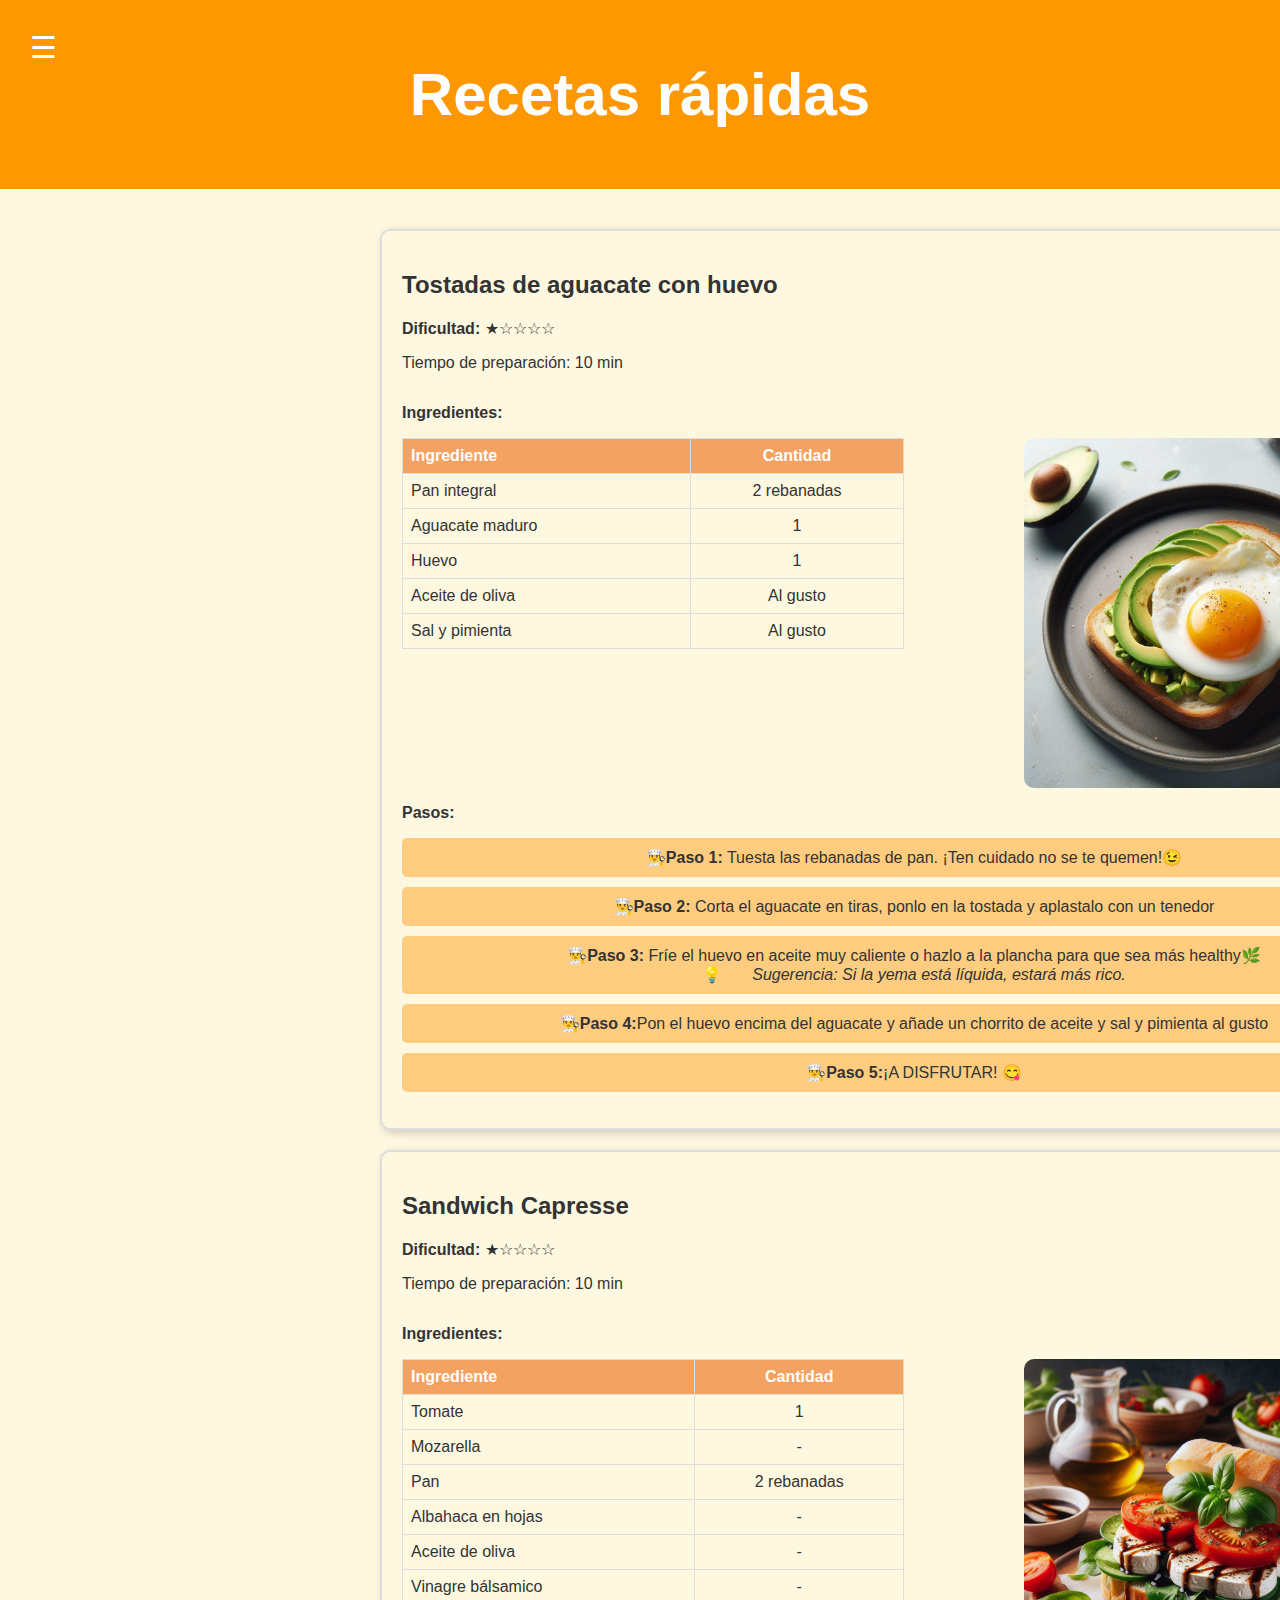
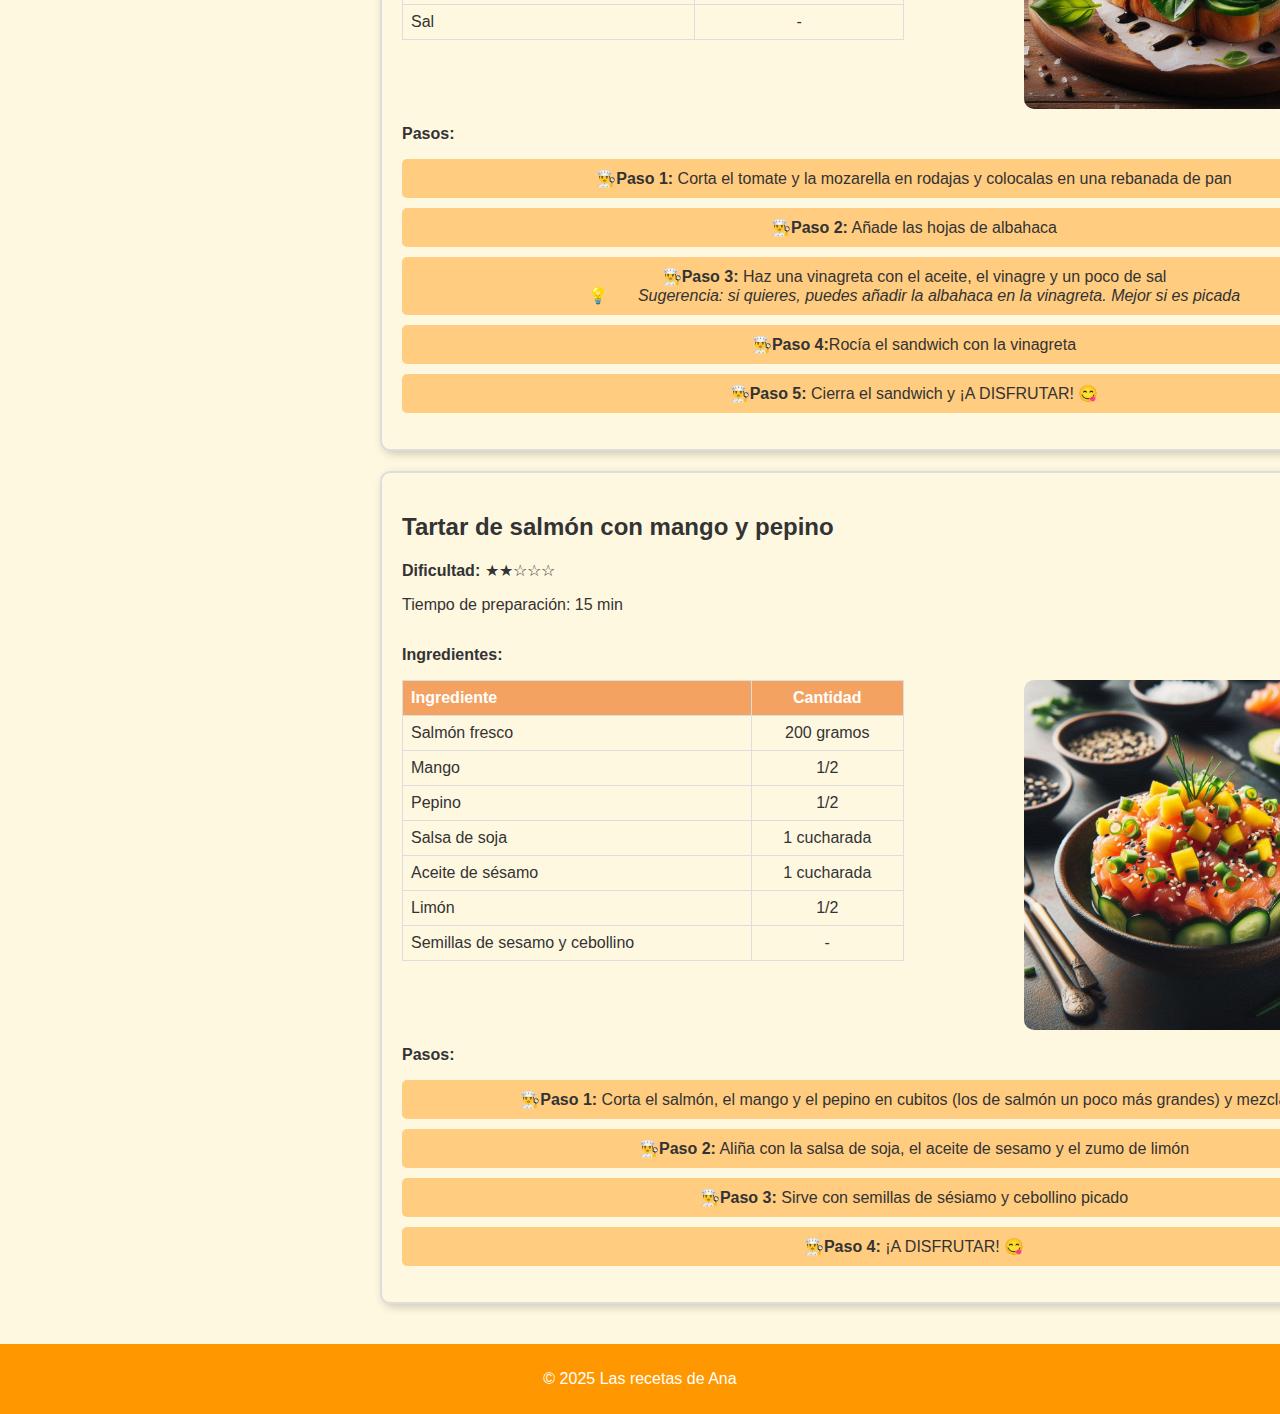
<file: recetas_rapidas.html>
<!DOCTYPE html>
<html lang="es">
<head>
    <meta charset="UTF-8">
    <meta name="viewport" content="width=device-width, initial-scale=1.0">
    <title>Recetas Rápidas</title>
    <link rel="stylesheet" href="style.css">
    <style>
        th, td {
            padding: 8px;
            text-align: left;
            border: 1px solid #ddd;
        }
        td:nth-child(2), th:nth-child(2) {
            text-align: center;
        }
    </style>
</head>
<body>
    <header>
        <h1>Recetas rápidas</h1>
        <label for="btn-menu" class="menu-icon">&#9776;</label>
    </header>
    <input type="checkbox" id="btn-menu" class="menu-toggle">
    <div class="menu_contenedor">
        <div class="menu_cont">
            <nav>
                <a href="index.html">Inicio</a></li>
                <a href="recetas_rapidas.html">Recetas Rápidas</a></li>
                <a href="recetas_partido.html">Recetas para Día de Partido</a></li>
                <a href="postres.html">Postres Fáciles</a></li>
                <a href="recetas_internacionales.html">Recetas Internacionales</a></li>
                <a href="enviar_receta.html">Enviar Receta</a></li>
            </nav>
            <label for="btn-menu" class="icon-equis">&times;</label>
        </div>
    </div>

    <main>
        <section id="receta">
            <h2>Tostadas de aguacate con huevo</h2>
            <p><strong>Dificultad:</strong> ★☆☆☆☆</p>
            <p>Tiempo de preparación: 10 min</p>
            <div class="receta_contenedor">
                    
                <div class="tabla">    
                    <p><strong>Ingredientes:</strong></p>
                    <table>
                        <tr>
                            <th>Ingrediente</th>
                            <th>Cantidad</th>
                        </tr>
                        <tr>
                            <td>Pan integral</td>
                            <td>2 rebanadas</td>
                        </tr>
                        <tr>
                            <td>Aguacate maduro</td>
                            <td>1</td>
                        </tr>
                        <tr>
                            <td>Huevo</td>
                            <td>1</td>
                        </tr>
                        <tr>
                            <td>Aceite de oliva</td>
                            <td>Al gusto</td>
                        </tr>
                        <tr>
                            <td>Sal y pimienta</td>
                            <td>Al gusto</td>
                        </tr>
                    </table>
                </div>
                <img src="imagenes/aguacateyhuevo.jpg" alt="Tostada de aguacate con huevo" class="imagen">
            </div>
            <p><strong>Pasos:</strong></p>
            <ul style="list-style-type: none;">
                <li>👨‍🍳<strong>Paso 1:</strong> Tuesta las rebanadas de pan. ¡Ten cuidado no se te quemen!😉</li>
                <li>👨‍🍳<strong>Paso 2:</strong> Corta el aguacate en tiras, ponlo en la tostada y aplastalo con un tenedor </li>
                <li>👨‍🍳<strong>Paso 3:</strong> Fríe el huevo en aceite muy caliente o hazlo a la plancha para que sea más healthy🌿 
                <br>💡<em style="padding-left: 30px;">Sugerencia: Si la yema está líquida, estará más rico.</em>
            </li>
                <li>👨‍🍳<strong>Paso 4:</strong>Pon el huevo encima del aguacate y añade un chorrito de aceite y sal y pimienta al gusto</li>
                <li>👨‍🍳<strong>Paso 5:</strong>¡A DISFRUTAR! 😋</li>

            </ul>
        </section>

        <section id="receta">
            <h2>Sandwich Capresse</h2>
            <p><strong>Dificultad:</strong> ★☆☆☆☆</p>
            <p>Tiempo de preparación: 10 min</p>
            <div class="receta_contenedor">
                <div class="tabla">
                    <p><strong>Ingredientes:</strong></p>
                    <table>
                        <tr>
                            <th>Ingrediente</th>
                            <th>Cantidad</th>
                        </tr>
                        <tr>
                            <td>Tomate</td>
                            <td>1</td>
                        </tr>
                        <tr>
                            <td>Mozarella</td>
                            <td>-</td>
                        </tr>
                        <tr>
                            <td>Pan</td>
                            <td>2 rebanadas</td>
                        </tr>
                        <tr>
                            <td>Albahaca en hojas</td>
                            <td>-</td>
                        </tr>
                        <tr>
                            <td>Aceite de oliva</td>
                            <td>-</td>
                        </tr>
                        <tr>
                            <td>Vinagre bálsamico</td>
                            <td>-</td>
                        </tr>
                        <tr>
                            <td>Sal</td>
                            <td>-</td>
                        </tr>
                    </table>
                </div>
                <img src="imagenes/capresse.jpg" alt="Sandwich Capresse" class="imagen">
            </div>
            <p><strong>Pasos:</strong></p>
            <ul style="list-style-type: none;">
                <li>👨‍🍳<strong>Paso 1:</strong> Corta el tomate y la mozarella en rodajas y colocalas en una rebanada de pan</li>
                <li>👨‍🍳<strong>Paso 2:</strong> Añade las hojas de albahaca</li>
                <li>👨‍🍳<strong>Paso 3:</strong> Haz una vinagreta con el aceite, el vinagre y un poco de sal
                <br>💡<em style="padding-left: 30px;">Sugerencia: si quieres, puedes añadir la albahaca en la vinagreta. Mejor si es picada</em></li>
                <li>👨‍🍳<strong>Paso 4:</strong>Rocía el sandwich con la vinagreta</li>
                <li>👨‍🍳<strong>Paso 5:</strong> Cierra el sandwich y ¡A DISFRUTAR! 😋</li>

            </ul>
        </section>

        <section id="receta">
            <h2>Tartar de salmón con mango y pepino </h2>
            <p><strong>Dificultad:</strong> ★★☆☆☆</p>
            <p>Tiempo de preparación: 15 min</p>
            <div class="receta_contenedor">
                <div class="tabla">
                    <p><strong>Ingredientes:</strong></p>
                    <table>
                        <tr>
                            <th>Ingrediente</th>
                            <th>Cantidad</th>
                        </tr>
                        <tr>
                            <td>Salmón fresco</td>
                            <td>200 gramos </td>
                        </tr>
                        <tr>
                            <td>Mango</td>
                            <td>1/2</td>
                        </tr>
                        <tr>
                            <td>Pepino</td>
                            <td>1/2</td>
                        </tr>
                        <tr>
                            <td>Salsa de soja</td>
                            <td>1 cucharada</td>
                        </tr>
                        <tr>
                            <td>Aceite de sésamo</td>
                            <td>1 cucharada</td>
                        </tr>
                        <tr>
                            <td>Limón </td>
                            <td>1/2</td>
                        </tr>
                        <tr>
                            <td>Semillas de sesamo y cebollino</td>
                            <td>-</td>
                        </tr>
                    </table>
                </div>
                <img src="imagenes/tartar.jpg" alt="Sandwich Capresse" class="imagen">
            </div>
            <p><strong>Pasos:</strong></p>
            <ul style="list-style-type: none;">
                <li>👨‍🍳<strong>Paso 1:</strong> Corta el salmón, el mango y el pepino en cubitos (los de salmón un poco más grandes) y mezclalos</li>
                <li>👨‍🍳<strong>Paso 2:</strong> Aliña con la salsa de soja, el aceite de sesamo y el zumo de limón</li>
                <li>👨‍🍳<strong>Paso 3:</strong> Sirve con semillas de sésiamo y cebollino picado</li>
                <li>👨‍🍳<strong>Paso 4:</strong> ¡A DISFRUTAR! 😋</li>

            </ul>
        </section>
    </main>

    <footer>
        <p>&copy; 2025 Las recetas de Ana</p>
    </footer>
</body>
</html>
</file>
<file: style.css>
/* Estilos generales */
body {
    font-family: Arial, sans-serif;
    margin: 0;
    padding: 0;
    background-color: #fff8e1;
    color: #333;
}

/* Header */
header {
    background-color: #ff9800;
    color: rgb(255, 255, 255);
    text-align: center;
    padding: 20px 0;
    font-size: 30px;
}

/* Secciones */
main {
    width: 80%;
    margin-left:340px;
    padding: 20px;
}
#inicio{
    width: 80%;
    margin:auto;
    padding: 20px;
}


#receta {
    border: 2px solid #ddd;  
    border-radius: 10px;     
    padding: 20px;           
    margin: 20px;            
    background-color: #fff8e1; 
    box-shadow: 3px 3px 10px rgba(0, 0, 0, 0.2); 
    width: 100%;              
    max-width: 1100px;        
}
.receta_contenedor {
    display: grid;
    grid-template-columns: 1fr 1fr; 
    gap: 20px; 
}

.imagen {
    width: 350px;  
    height: auto;
    border-radius: 10px; 
    margin-left: 100px;
    margin-top:50px;
}

.tabla table {
    border-collapse: collapse;
    width: 100%;
}
.tabla th, .tabla td {
    border: 1px solid #ddd;
    padding: 8px;
    text-align: left;
}
.tabla th {
    background-color: #f4a261;
    color: white;
}

html, body {
    height: 100%;
    margin: 0;
    display: flex;
    flex-direction: column;
}

main {
    flex: 1; 
}

footer {
    background-color: #f4a261;
    color: white;
    text-align: center;
    padding: 10px;
}


/* Categorías */
ul {
    list-style-type: none;
    padding: 0;
}

li {
    background-color: #ffcc80;
    margin: 10px 0;
    padding: 10px;
    border-radius: 5px;
    text-align: center;
}

li a {
    text-decoration: none;
    font-weight: bold;
    color: #333;
}
#bienvenida {
    text-align: center;
}
/*pagina de inicio*/

.cat{
    background-color: #ffcc80;
    margin: 10px 0;
    padding: 10px;
    border-radius: 10px;
    text-align: center;
}
.cat_contenedor{
    display: grid;
    grid-template-columns: 1fr 1fr 1fr 1fr; 
    gap: 20px; 
}
.cat:hover {
    transform: translateY(-10px); /* Eleva el elemento 10px hacia arriba al hacer hover */
}
.img{
    width: 350px;  
    height: auto;
    border-radius: 10px; 
}
#titulo{
    display:flex;
    justify-content: center;
    align-items: center;
}

/* Enlaces */
a {
    color: #ff5722;
    font-weight: bold;
    text-decoration: none;
}


/* Footer */
footer {
    text-align: center;
    background-color: #ff9800;
    color: white;
    padding: 10px;
}
/*formulario*/

form {
    background-color: #fff;
    border-radius: 10px;
    padding: 20px;
    max-width: 830px;
    margin: 50px auto;
    box-shadow: 0px 4px 12px rgba(0, 0, 0, 0.1);
}
.fila{
    margin-bottom: 20px;
}

button[type="button"], button[type="submit"] {
    background-color: #f4a261;
    color: white;
    padding: 12px 20px;
    border: none;
    border-radius: 5px;
    cursor: pointer;
    font-size: 16px;
    transition: background-color 0.3s ease;
}

button[type="button"]:hover, button[type="submit"]:hover {
    background-color: #e76f51;
}

/*Menu lateral desplegable*/

/* El icono de menú */
.menu-icon {
    font-size: 30px;
    color: #ffffff;
    background-color: transparent;
    padding: 10px;
    border-radius: 50%;
    cursor: pointer;
    position:absolute;
    top: 20px;
    left: 20px;
    transition: background-color 0.3s ease;
}

#btn-menu{
    display: none;
}

.menu_contenedor{
    position: absolute;
    background: rgba(0, 0, 0, 0.5);
    width: 100%; 
    height: 100vh;
    top:0;
    left:0;
    transition: all 500ms ease;
    opacity: 0;
    visibility: hidden;
}

#btn-menu:checked ~ .menu_contenedor{
    opacity: 1;
    visibility: visible;

}

#btn-menu:checked ~ .menu_contenedor .menu_cont{
    transform: translateX(0%);
}
.menu_cont{
    width: 100%;;
    max-width: 250px;
    background: #f4a261;
    height: 100vh;
    position: relative;
    transition: all 500ms ease;
    transform: translateX(-100%);
}
.menu_cont nav{
    transform: translateY(15%);
}
.menu_cont nav a{
    display:block;
    text-decoration: none;
    padding:20px;
    color:#000000;
    border-left: 5px solid transparent;
    transition: all 400ms ease;
}
.menu_cont nav a:hover{
    border-left: 7px solid #ba5b1f;
    background: #e07b39;
}
.icon-equis{
    position:absolute;
    right: 10px;
    top:10px;
    color:#000;
    cursor: pointer;
    font-size:30px;
}
</file>
